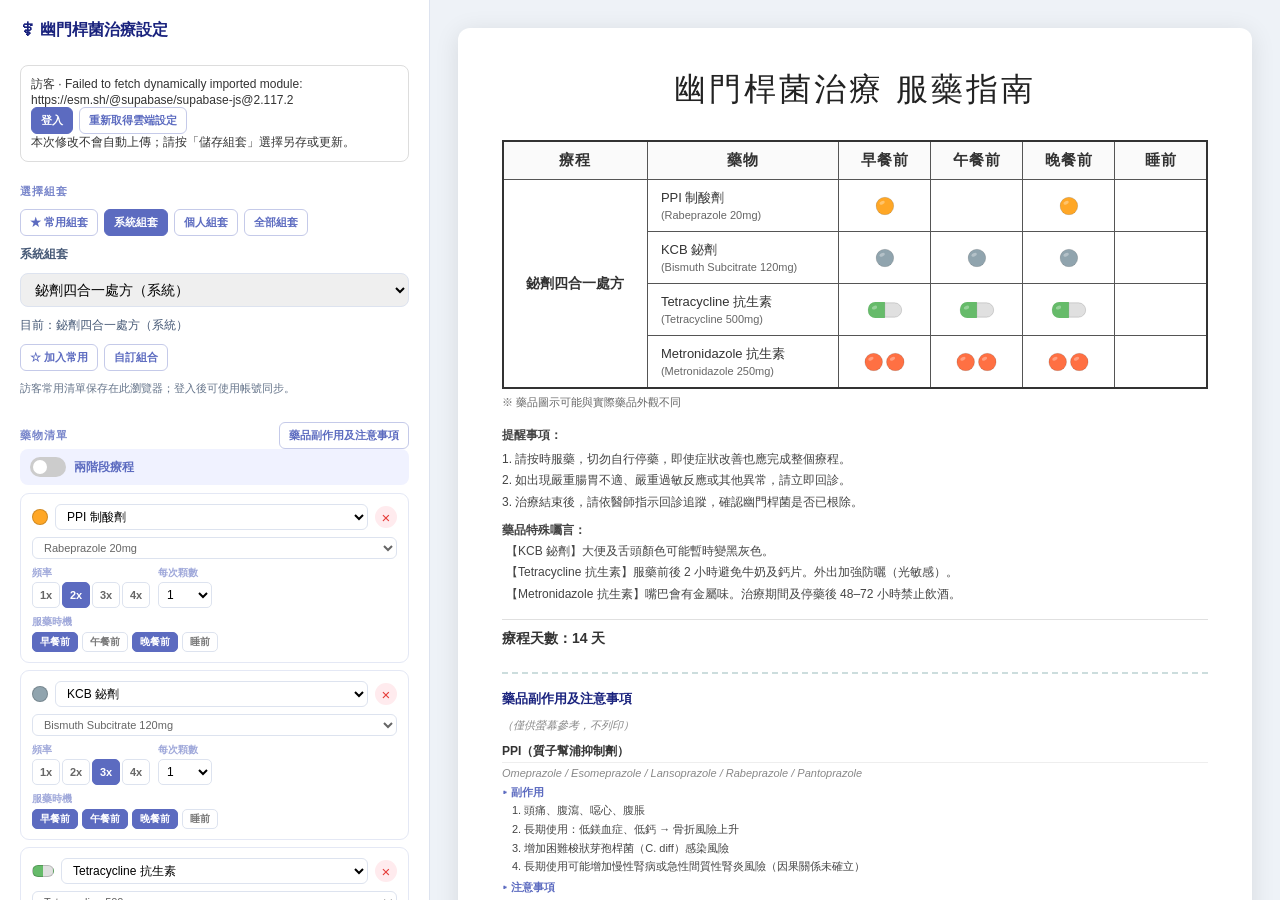
<file: index.html>
<!DOCTYPE html>
<html lang="zh-TW">
<head>
<meta charset="UTF-8">
<meta name="viewport" content="width=device-width, initial-scale=1.0">
<title>幽門桿菌治療服藥指南</title>
<link rel="stylesheet" href="css/app.css">
</head>
<body>
<div class="app">
<nav class="mobile-preview-toolbar" aria-label="手機處方檢視">
  <button class="btn btn-sm primary" id="mobilePreviewBtn" type="button" aria-controls="previewPanel" aria-expanded="false" onclick="setMobilePreview(true)">查看預覽</button>
  <button class="btn btn-sm" id="mobileEditBtn" type="button" hidden onclick="setMobilePreview(false)">返回編輯</button>
  <button class="btn btn-sm" id="mobilePrintBtn" type="button" hidden onclick="window.print()">列印 / 儲存 PDF</button>
</nav>

<!-- ══ INPUT PANEL ══ -->
<div class="input-panel">

<!-- ── Preset Manager Panel ── -->
<div class="mgr-panel" id="mgrPanel">
  <div class="mgr-title">
    組套管理
    <span class="mgr-mode-hint" id="mgrModeHint"></span>
  </div>
  <div class="mgr-list" id="mgrList"></div>
  <div class="mgr-actions">
    <button class="btn btn-sm primary" id="mgrSaveBtn" style="display:none" onclick="mgrSave()">儲存修改</button>
    <button class="btn btn-sm warn" id="mgrRevertBtn" style="display:none" onclick="mgrRevert()">回復</button>
    <button class="btn btn-sm" onclick="closeMgr()">關閉</button>
  </div>
  <div class="mgr-hint" id="mgrHint"></div>
</div>

<!-- ── Drug Manager Panel ── -->
<div class="drug-panel" id="drugPanel">
  <div class="drug-panel-title-row">藥品管理</div>
  <div class="drug-panel-scroll">
    <div id="dmList"></div>
    <button class="add-drug-btn" style="margin-top:8px" onclick="dmAddDrug()">＋ 新增藥品</button>
  </div>
  <div class="drug-panel-actions">
    <button class="btn btn-sm primary" id="dmSaveBtn" style="display:none" onclick="saveDrugMgr()">儲存修改</button>
    <button class="btn btn-sm warn" id="dmRevertBtn" style="display:none" onclick="revertDrugMgr()">回復</button>
    <button class="btn btn-sm" onclick="cancelDrugMgr()">關閉</button>
  </div>
</div>

<div class="panel-inner" id="mainContent">
  <div class="panel-title">⚕ 幽門桿菌治療設定

  </div>


  <section id="cloudPanel" hidden>
    <p><span id="cloudAccount">訪客</span> · <span id="cloudStatus" role="status">準備連接…</span></p>
    <div class="cloud-actions account-actions">
      <button class="btn btn-sm primary" id="cloudLogin" onclick="HpCloud.login()">登入</button>
      <button class="btn btn-sm" id="cloudLogout" hidden onclick="HpCloud.logout()">登出</button>
      <button class="btn btn-sm" onclick="HpCloud.refresh()">重新取得雲端設定</button>
    </div>
    <details class="function-group" id="personalTools" hidden>
      <summary>個人功能 <span>組套、備份與帳號</span></summary>
      <div class="cloud-actions">
        <button class="btn btn-sm primary" id="cloudSaveNew" hidden onclick="HpCloud.openSave('user',true)">另存為個人組套</button>
        <button class="btn btn-sm" id="cloudSavePersonal" hidden onclick="HpCloud.openSave('user',false)">更新個人組套</button>
        <button class="btn btn-sm warn" id="cloudDeletePersonal" hidden onclick="HpCloud.remove()">刪除個人組套</button>
        <button class="btn btn-sm" id="cloudBackup" hidden onclick="HpCloud.backup()">匯出設定備份</button>
        <button class="btn btn-sm" id="cloudRestore" hidden onclick="HpCloud.restore()">匯入設定</button>
        <button class="btn btn-sm" id="cloudLegacy" hidden onclick="HpCloud.importLegacy()">匯入此瀏覽器舊設定</button>
        <button class="btn btn-sm" id="cloudFavoriteMigration" hidden onclick="HpCloud.migrateFavorites()">搬移本瀏覽器常用清單</button>
        <button class="btn btn-sm" id="cloudChangePassword" hidden onclick="HpCloud.openPassword()">變更密碼</button>
      </div>
    </details>
    <details class="function-group admin-tools" id="adminTools" hidden>
      <summary>系統管理 <span>管理者專用 · 影響所有使用者</span></summary>
      <div class="cloud-actions">
        <button class="btn btn-sm" id="cloudSaveSystem" hidden onclick="HpCloud.openSave('system',false)">更新系統組套</button>
        <button class="btn btn-sm" id="cloudNewSystem" hidden onclick="HpCloud.openSave('system',true)">新增系統組套</button>
        <button class="btn btn-sm" id="cloudSystemManager" hidden onclick="HpCloud.openSystem()">系統組套排序／刪除</button>
        <button class="btn btn-sm" id="cloudDrugManager" onclick="openDrugMgr()">藥品管理</button>
      </div>
    </details>
    <p>本次修改不會自動上傳；請按「儲存組套」選擇另存或更新。</p>
  </section>
  <details class="function-group" id="localTools">
    <summary>本機設定管理</summary>
    <div class="cloud-actions">
      <button class="btn btn-sm" id="resetDefaultsBtn" onclick="resetToDefaults()">恢復預設</button>
      <button class="btn btn-sm" onclick="openDrugMgr()">藥品管理</button>
      <button class="btn btn-sm" id="mgrToggleBtn" onclick="toggleMgr()">組套管理 ▾</button>
    </div>
  </details>
  <div class="section-heading regimen-library-heading"><div class="sec-label">選擇組套</div><button class="btn btn-sm primary" id="cloudSaveEntry" hidden onclick="HpCloud.openSave()">儲存組套</button></div>
  <div class="preset-grid" id="presetGrid"></div>
  <div class="preset-action-row" id="presetActionRow">
    <button class="btn btn-sm primary" id="saveModBtn" style="display:none" onclick="saveCurrentPreset()">儲存修改</button>
    <button class="btn btn-sm warn" id="revertBtn" style="display:none" onclick="revertToLastSaved()">回復</button>
    <button class="btn btn-sm" id="localSaveAsNew" onclick="saveAsNewPreset()">另存為新組套</button>
  </div>

  <div class="section-heading"><div class="sec-label">藥物清單</div><button class="btn btn-sm" onclick="openSeOverlay()">藥品副作用及注意事項</button></div>
  <div class="phase-toggle-row">
    <label class="toggle-switch"><input type="checkbox" id="phasedToggle" onchange="togglePhased()"><span class="toggle-track"></span></label>
    <span class="toggle-label">兩階段療程</span>
    <select class="phase-dur-select" id="phaseDurSelect" style="display:none" onchange="setPhaseDur(this.value)">
      <option value="7-7">7 + 7 天</option>
      <option value="5-5">5 + 5 天</option>
    </select>
  </div>
  <div id="phaseSections"></div>

  <div class="sec-label">基本設定</div>
  <div class="settings-grid">
    <div class="sf"><label>療程天數</label><input id="duration" type="number" value="14" min="1" max="60" oninput="onDurationInput()"></div>
    <div class="sf"><label>診所 / 醫院</label><input id="clinicName" type="text" placeholder="診所名稱" oninput="renderPreview()"></div>
  </div>
  <div class="sf" style="margin-top:8px"><label>提醒事項</label>
    <textarea id="notes" placeholder="例：&#10;1. 大便顏色可能暫時變黑灰色 (鉍劑)。" oninput="onNotesInput()"></textarea>
  </div>

  <div class="action-row">
    <button class="btn btn-primary" style="flex:1" onclick="window.print()">列印 / 儲存 PDF</button>
    <button class="btn btn-danger" onclick="clearAll()">清除</button>
  </div>
</div><!-- panel-inner -->
</div><!-- input-panel -->

<!-- ══ PREVIEW PANEL ══ -->
<div class="preview-panel" id="previewPanel" tabindex="-1" aria-label="處方預覽">
  <div class="preview-paper" id="previewPaper">
    <div class="preview-title">幽門桿菌治療 服藥指南</div>
    <div class="empty-hint">請選擇組套或新增藥物</div>
  </div>
  <!-- Side effects overlay (covers preview panel) -->
  <div class="side-effects-overlay" id="seOverlay">
    <div class="se-ol-header">
      <span>藥品副作用及注意事項</span>
      <button class="btn btn-sm" onclick="closeSeOverlay()">✕ 關閉</button>
    </div>
    <div class="se-ol-body" id="seOverlayContent"></div>
  </div>
</div>

</div><!-- .app -->


<dialog id="cloudLoginDialog">
  <form id="cloudLoginForm" onsubmit="event.preventDefault();HpCloud.signIn()">
    <h3>登入</h3>
    <label>Email <input name="email" type="email" autocomplete="username" required></label>
    <label>密碼 <input name="password" type="password" autocomplete="current-password" required></label>
    <p id="cloudAuthStatus" role="status"></p>
    <button type="submit">登入</button>
    <button type="button" id="cloudResetRequest" onclick="HpCloud.requestReset()">忘記密碼</button>
    <button type="button" onclick="document.getElementById('cloudLoginDialog').close()">取消</button>
  </form>
</dialog>
<script src="js/config.js"></script>
<script src="js/defaults.js"></script>
<script src="js/storage.js"></script>
<script src="js/app.js"></script>
<dialog id="cloudRestoreDialog">
  <h3>匯入設定</h3>
  <p>匯入為目前帳號的個人組套。缺少藥品規格時會停止匯入。</p>
  <input id="cloudRestoreFile" type="file" accept=".json,application/json">
  <label>匯入方式 <select id="cloudRestoreMode"><option value="merge">合併：保留現有同名組套</option><option value="replace">取代：替換所有個人組套</option></select></label>
  <label><input type="checkbox" id="cloudIncludeSystem">也將備份中的系統組套加入我的組套</label>
  <button type="button" onclick="HpCloud.restoreFile()">檢查並匯入組套</button>
  <button type="button" id="cloudRestoreDrugs" hidden onclick="HpCloud.restoreDrugFile()">Admin：由此備份更新共用藥品檔</button>
  <button type="button" onclick="document.getElementById('cloudRestoreDialog').close()">關閉</button>
</dialog>
<dialog id="cloudSaveDialog" aria-labelledby="cloudSaveTitle" oncancel="if(!HpCloud.cancelSave())event.preventDefault()">
  <form id="cloudSaveForm" onsubmit="event.preventDefault();HpCloud.submitSave()">
    <h3 id="cloudSaveTitle">儲存組套</h3>
    <label for="cloudSaveMode">儲存方式</label>
    <select id="cloudSaveMode" onchange="HpCloud.saveModeChanged()"></select>
    <label for="cloudSaveName">組套名稱</label>
    <input id="cloudSaveName" type="text" required maxlength="200" aria-describedby="cloudSaveFeedback">
    <p id="cloudSaveScopeHint"></p>
    <p id="cloudSaveFeedback" role="status" aria-live="polite"></p>
    <div class="cloud-actions">
      <button type="submit" class="btn primary" id="cloudSaveSubmit">儲存</button>
      <button type="button" class="btn" id="cloudSaveCancel" onclick="HpCloud.cancelSave()">取消</button>
    </div>
  </form>
</dialog>
<dialog id="cloudSystemDialog">
  <h3>系統組套管理</h3>
  <p>排序儲存後供所有人使用。刪除前會再次確認，至少保留一個系統組套。</p>
  <ol id="cloudSystemList"></ol>
  <button type="button" onclick="HpCloud.saveSystemOrder()">儲存排序</button>
  <button type="button" onclick="document.getElementById('cloudSystemDialog').close()">關閉</button>
</dialog>
<dialog id="cloudPasswordDialog">
  <form id="cloudPasswordForm" onsubmit="event.preventDefault();HpCloud.updatePassword()">
    <h3>設定新密碼</h3>
    <label>新密碼 <input type="password" name="password" minlength="8" autocomplete="new-password" required></label>
    <label>再次輸入 <input type="password" name="confirmPassword" minlength="8" autocomplete="new-password" required></label>
    <p id="cloudPasswordStatus" role="status"></p>
    <button type="submit" id="cloudPasswordSubmit">更新密碼</button>
    <button type="button" onclick="document.getElementById('cloudPasswordDialog').close()">取消</button>
  </form>
</dialog>
<script src="js/transfer.js"></script>
<script src="js/cloud.js"></script>
</body>
</html>
</file>
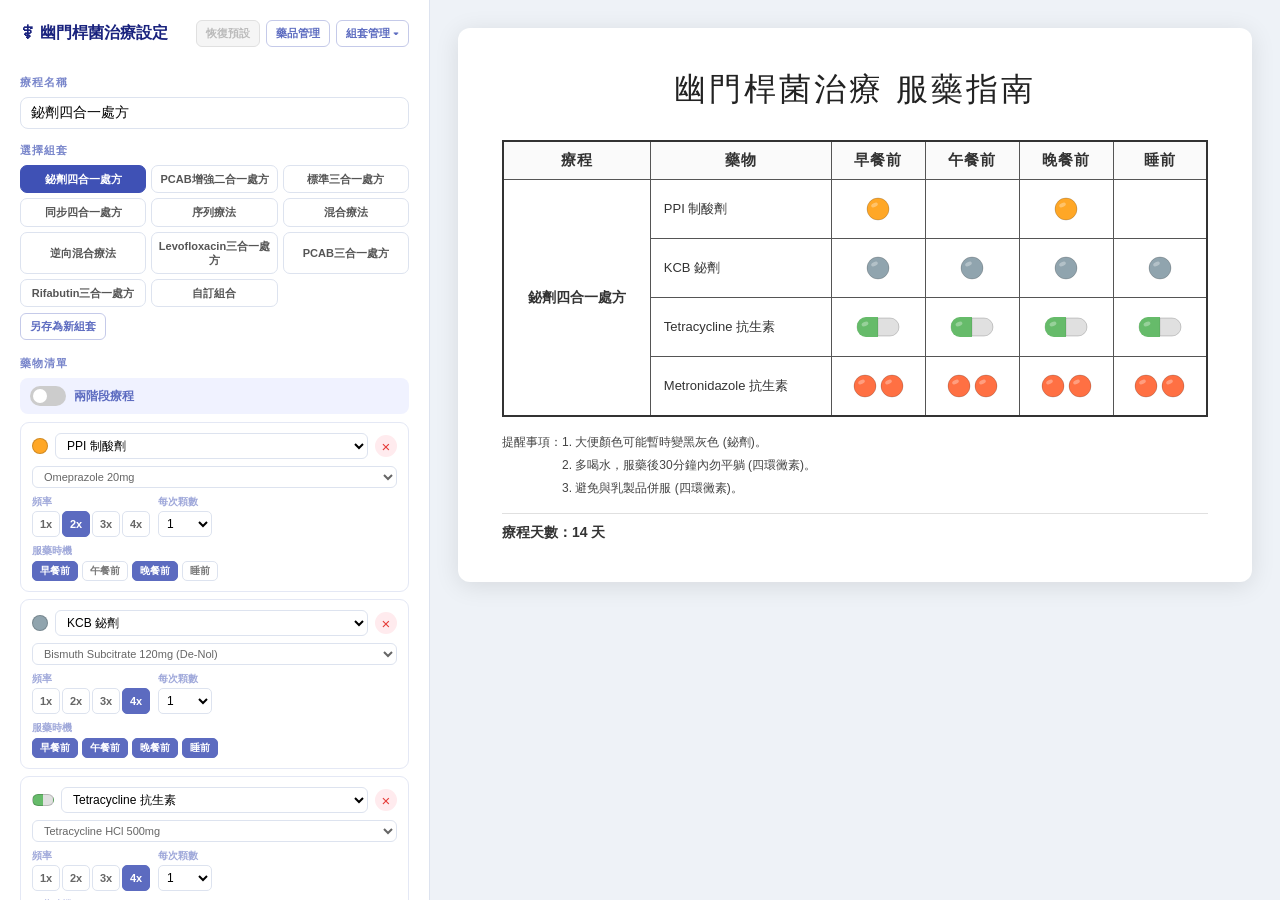
<file: hp-regimen.html>
<!DOCTYPE html>
<html lang="zh-TW">
<head>
<meta charset="UTF-8">
<meta name="viewport" content="width=device-width, initial-scale=1.0">
<title>幽門桿菌治療服藥指南</title>
<style>
*{box-sizing:border-box;margin:0;padding:0}
body{font-family:'PingFang TC','Noto Sans TC','Microsoft JhengHei',sans-serif;background:#eef2f7;color:#333;min-height:100vh}
.app{display:flex;height:100vh;overflow:hidden;position:relative}

/* ── Input Panel ── */
.input-panel{width:430px;min-width:390px;background:#fff;padding:0;overflow-y:auto;border-right:1px solid #dde3ef;display:flex;flex-direction:column;height:100vh}
.panel-inner{padding:20px;display:flex;flex-direction:column;gap:0;flex:1}
.panel-title{font-size:16px;font-weight:700;color:#1a237e;margin-bottom:14px;display:flex;align-items:center;gap:6px}
.sec-label{font-size:11px;font-weight:700;color:#7986cb;text-transform:uppercase;letter-spacing:1px;margin:14px 0 7px;display:flex;align-items:center;justify-content:space-between}

/* Main content lock */
.main-locked{pointer-events:none;opacity:.38;user-select:none}

/* Text inputs */
.text-input{width:100%;border:1.5px solid #dde3ef;border-radius:8px;padding:7px 10px;font-size:14px;font-family:inherit;transition:border-color .15s}
.text-input:focus{outline:none;border-color:#5c6bc0}
.text-input:disabled{background:#f5f5f5;cursor:not-allowed}

/* Preset grid */
.preset-grid{display:grid;grid-template-columns:1fr 1fr 1fr;gap:5px;margin-bottom:6px}
.preset-btn{padding:6px 4px;border:1.5px solid #dde3ef;background:#fff;border-radius:7px;cursor:pointer;font-size:11px;font-weight:600;color:#555;transition:all .12s;text-align:center;font-family:inherit;line-height:1.3}
.preset-btn:hover{border-color:#5c6bc0;color:#5c6bc0;background:#f0f2ff}
.preset-btn.active{border-color:#3f51b5;background:#3f51b5;color:#fff}

/* Preset action row */
.preset-action-row{display:flex;gap:5px;margin-bottom:2px;flex-wrap:wrap}

/* ── Preset Manager Panel ── */
.mgr-panel{display:none;background:#fff;padding:14px 20px 0;flex-direction:column;flex:1;overflow:hidden}
.mgr-panel.open{display:flex}
.mgr-title{font-size:13px;font-weight:700;color:#3f51b5;margin-bottom:10px;display:flex;align-items:center;gap:8px}
.mgr-mode-hint{font-size:11px;color:#9fa8da;margin-left:auto}

.mgr-list{flex:1;overflow-y:auto;min-height:0;display:flex;flex-direction:column;gap:2px}
.mgr-row{display:flex;align-items:center;gap:6px;padding:5px 6px;border-radius:7px;background:#f8f9ff;border:1.5px solid transparent;transition:border-color .1s,background .1s;cursor:default}
.mgr-row.drag-over{border-color:#5c6bc0;background:#eef0ff}
.mgr-drag-handle{cursor:grab;color:#bbb;font-size:14px;padding:0 2px;user-select:none;flex-shrink:0}
.mgr-drag-handle:active{cursor:grabbing}
.mgr-name-input{flex:1;border:1px solid transparent;border-radius:5px;padding:3px 6px;font-size:12px;font-family:inherit;background:transparent;color:#333;transition:all .1s}
.mgr-name-input:focus{outline:none;border-color:#5c6bc0;background:#fff}
.mgr-name-input.modified{color:#e65100;font-weight:600}
.mgr-name-input.deleted{color:#e65100;text-decoration:line-through}
.mgr-row.reordered .mgr-drag-handle{color:#1565c0}
.mgr-row.reordered .mgr-name-input{color:#1565c0;font-weight:600}
.mgr-del-btn{width:22px;height:22px;border:none;background:transparent;cursor:pointer;font-size:13px;color:#bbb;border-radius:4px;flex-shrink:0;display:flex;align-items:center;justify-content:center;transition:all .1s}
.mgr-del-btn:hover{background:#ffebee;color:#e53935}
.mgr-del-btn.active{color:#e53935}
.mgr-actions{display:flex;gap:6px;flex-wrap:wrap;padding:8px 0 8px;border-top:1px solid #eee;flex-shrink:0}
.mgr-hint{font-size:11px;color:#bbb;padding-bottom:8px;flex-shrink:0}

/* Phase toggle */
.phase-toggle-row{display:flex;align-items:center;gap:8px;margin-bottom:8px;padding:8px 10px;background:#f0f2ff;border-radius:8px}
.toggle-switch{position:relative;width:36px;height:20px;flex-shrink:0}
.toggle-switch input{opacity:0;width:0;height:0}
.toggle-track{position:absolute;cursor:pointer;top:0;left:0;right:0;bottom:0;background:#ccc;border-radius:20px;transition:.2s}
.toggle-track:before{position:absolute;content:"";height:14px;width:14px;left:3px;bottom:3px;background:#fff;border-radius:50%;transition:.2s}
.toggle-switch input:checked+.toggle-track{background:#5c6bc0}
.toggle-switch input:checked+.toggle-track:before{transform:translateX(16px)}
.toggle-label{font-size:12px;font-weight:600;color:#5c6bc0}
.phase-dur-select{margin-left:auto;border:1.5px solid #c5cae9;border-radius:6px;padding:3px 6px;font-size:12px;font-family:inherit;background:#fff;cursor:pointer}

/* Phase sections */
.phase-section{background:#f8f9ff;border:1.5px solid #e4e8f5;border-radius:10px;padding:10px;margin-bottom:8px}
.phase-header-row{display:flex;align-items:center;gap:6px;margin-bottom:8px}
.phase-badge{padding:2px 8px;border-radius:12px;font-size:11px;font-weight:700;color:#fff}
.p1{background:#5c6bc0}.p2{background:#00897b}

/* Drug rows */
.drug-list{display:flex;flex-direction:column;gap:7px}
.drug-row{background:#fff;border:1.5px solid #e4e8f5;border-radius:9px;padding:10px 11px}
.drug-row-header{display:flex;align-items:center;gap:7px;margin-bottom:7px}
.drug-icon-btn{flex-shrink:0;border:none;background:transparent;cursor:pointer;padding:0;border-radius:4px;transition:transform .15s}
.drug-icon-btn:hover{transform:scale(1.18)}
.drug-select{flex:1;border:1px solid #dde3ef;border-radius:6px;padding:4px 7px;font-size:12px;font-family:inherit;background:white;cursor:pointer}
.remove-btn{width:22px;height:22px;border:none;background:#ffebee;color:#e53935;border-radius:50%;cursor:pointer;font-size:15px;display:flex;align-items:center;justify-content:center;flex-shrink:0;line-height:1}
.remove-btn:hover{background:#ffcdd2}
.subtype-select{width:100%;border:1px solid #dde3ef;border-radius:6px;padding:3px 7px;font-size:11px;color:#666;font-family:inherit;background:white;margin-bottom:7px}
.controls-row{display:flex;gap:8px;align-items:flex-start;flex-wrap:wrap}
.ctrl-grp{display:flex;flex-direction:column;gap:2px}
.ctrl-lbl{font-size:10px;font-weight:600;color:#9fa8da}
.freq-btns{display:flex;gap:2px}
.freq-btn{width:28px;height:26px;border:1.5px solid #dde3ef;background:white;border-radius:5px;cursor:pointer;font-size:11px;font-weight:700;color:#666;transition:all .1s;font-family:inherit}
.freq-btn:hover{border-color:#7986cb;color:#5c6bc0}
.freq-btn.active{background:#5c6bc0;border-color:#5c6bc0;color:white}
.pills-sel{height:26px;border:1.5px solid #dde3ef;border-radius:5px;font-size:12px;font-family:inherit;padding:0 4px;background:white;cursor:pointer;min-width:54px}
.time-row{margin-top:7px}
.time-chips{display:flex;gap:4px;margin-top:3px;flex-wrap:wrap}
.time-lbl{display:flex;cursor:pointer}
.time-lbl input{display:none}
.time-chip{padding:2px 7px;border:1.5px solid #dde3ef;border-radius:5px;font-size:10px;font-weight:600;color:#777;background:white;transition:all .1s;user-select:none}
.time-lbl input:checked+.time-chip{background:#5c6bc0;border-color:#5c6bc0;color:white}
.custom-name-input{width:100%;border:1px solid #dde3ef;border-radius:5px;padding:3px 7px;font-size:11px;font-family:inherit;background:white;color:#444;margin-top:7px}
.custom-name-input::placeholder{color:#bbb}

/* Icon editor */
.icon-editor{margin-top:8px;padding:8px;background:#f0f2ff;border-radius:8px;border:1px solid #c5cae9}
.shape-opts{display:flex;gap:4px;flex-wrap:wrap;margin-top:3px}
.shape-btn{padding:3px 8px;border:1.5px solid #dde3ef;border-radius:5px;background:white;cursor:pointer;font-size:11px;font-family:inherit;transition:all .1s}
.shape-btn.active{background:#5c6bc0;border-color:#5c6bc0;color:white}
.swatch-row{display:flex;flex-wrap:wrap;gap:3px;margin-top:3px}
.swatch{width:20px;height:20px;border-radius:4px;cursor:pointer;border:2px solid transparent;transition:transform .1s;flex-shrink:0}
.swatch:hover{transform:scale(1.15)}
.swatch.on{border-color:#333;transform:scale(1.1)}
.hex-input{border:1px solid #dde3ef;border-radius:5px;padding:2px 5px;font-size:11px;font-family:monospace;width:72px;margin-top:3px;display:block}
.reset-icon-btn{margin-top:6px;padding:3px 8px;border:1px solid #dde3ef;background:white;border-radius:5px;cursor:pointer;font-size:11px;color:#888;font-family:inherit}
.reset-icon-btn:hover{background:#ffebee;color:#e53935;border-color:#ffcdd2}

.add-drug-btn{width:100%;padding:8px;border:2px dashed #c5cae9;background:transparent;border-radius:8px;cursor:pointer;color:#9fa8da;font-size:12px;font-weight:600;transition:all .15s;margin-top:4px;font-family:inherit}
.add-drug-btn:hover{border-color:#5c6bc0;color:#5c6bc0;background:#f0f2ff}

/* Settings */
.settings-grid{display:grid;grid-template-columns:1fr 1fr;gap:8px}
.sf label{display:block;font-size:10px;font-weight:700;color:#9fa8da;margin-bottom:3px}
.sf input,.sf textarea{width:100%;border:1.5px solid #dde3ef;border-radius:7px;padding:6px 9px;font-size:12px;font-family:inherit}
.sf input:focus,.sf textarea:focus{outline:none;border-color:#5c6bc0}
.sf textarea{resize:vertical;min-height:64px}

/* Buttons */
.btn{padding:8px 12px;border-radius:8px;font-size:12px;font-weight:700;font-family:inherit;cursor:pointer;border:1.5px solid transparent;transition:all .15s}
.btn-primary{background:#3f51b5;color:#fff;border-color:#3f51b5}.btn-primary:hover{background:#303f9f}
.btn-secondary{background:#fff;color:#5c6bc0;border-color:#c5cae9}.btn-secondary:hover{background:#f0f2ff;border-color:#5c6bc0}
.btn-warn{background:#fff;color:#e65100;border-color:#ffcc80}.btn-warn:hover{background:#fff3e0}
.btn-danger{background:#fff;color:#e53935;border-color:#ffcdd2}.btn-danger:hover{background:#ffebee}
.btn-sm{padding:5px 9px;border-radius:6px;font-size:11px;font-weight:600;cursor:pointer;font-family:inherit;border:1.5px solid #c5cae9;background:white;color:#5c6bc0;transition:all .1s}
.btn-sm:hover{background:#f0f2ff}
.btn-sm.primary{background:#5c6bc0;border-color:#5c6bc0;color:#fff}.btn-sm.primary:hover{background:#3f51b5}
.btn-sm.warn{color:#e65100;border-color:#ffcc80}.btn-sm.warn:hover{background:#fff3e0}
.btn-sm.danger{color:#e53935;border-color:#ffcdd2}.btn-sm.danger:hover{background:#ffebee}
.action-row{display:flex;gap:6px;margin-top:16px}

/* ── Preview ── */
.preview-panel{flex:1;padding:28px;overflow-y:auto;display:flex;flex-direction:column;align-items:center;height:100vh}
.preview-paper{background:white;border-radius:12px;box-shadow:0 4px 24px rgba(0,0,0,.1);padding:40px 44px;width:100%;max-width:900px}
.preview-title{text-align:center;font-size:32px;font-weight:300;color:#222;margin-bottom:28px;letter-spacing:3px}
.empty-hint{text-align:center;color:#bbb;padding:60px 0;font-size:14px}
.med-table{width:100%;border-collapse:collapse;border:2px solid #333}
.med-table th,.med-table td{border:1.5px solid #555;padding:9px 13px;text-align:center;vertical-align:middle}
.med-table thead th{font-weight:700;font-size:15px;background:#fafafa;letter-spacing:1px}
.col-reg{font-size:14px;font-weight:700;min-width:110px}
.col-drug{text-align:left!important;font-size:13px;font-weight:500;white-space:nowrap;padding-right:16px!important}
.col-time{min-width:80px}
.pills-cell{min-height:40px;display:flex;justify-content:center;align-items:center;gap:3px;flex-wrap:wrap;padding:3px 0}
.phase-hdr td{background:#e8eaf6;font-size:13px;font-weight:700;color:#3f51b5;padding:6px 13px;text-align:left}
.phase-hdr.p2 td{background:#e0f2f1;color:#00695c}
.notes-sec{margin-top:14px;font-size:12px;line-height:1.9;color:#444}
.footer-bar{display:flex;justify-content:space-between;align-items:baseline;margin-top:14px;font-size:14px;font-weight:600;border-top:1px solid #e0e0e0;padding-top:10px}

/* ── Drug Manager Panel (inside input-panel) ── */
.drug-panel{display:none;background:#fff;border-bottom:2px solid #c5cae9;padding:14px 20px 0;flex-direction:column;flex:1;overflow:hidden}
.drug-panel.open{display:flex}
.drug-panel-title-row{font-size:13px;font-weight:700;color:#3f51b5;margin-bottom:10px;flex-shrink:0}
.drug-panel-scroll{flex:1;overflow-y:auto;min-height:0}
.drug-panel-actions{display:flex;gap:6px;flex-wrap:wrap;padding:8px 0 12px;border-top:1px solid #eee;flex-shrink:0}
/* A5 global reset button */
.defaults-off{color:#bbb!important;border-color:#e0e0e0!important;background:#f5f5f5!important;cursor:not-allowed!important;pointer-events:none!important}

/* Drug manager rows */
.dm-drug-row{border:1.5px solid #e4e8f5;border-radius:10px;margin-bottom:8px;overflow:hidden}
.dm-drug-header{display:flex;align-items:center;gap:8px;padding:9px 12px;cursor:pointer;background:#f8f9ff;transition:background .1s}
.dm-drug-header:hover{background:#f0f2ff}
.dm-drug-name-input{flex:1;border:1px solid transparent;border-radius:5px;padding:3px 7px;font-size:13px;font-family:inherit;background:transparent;font-weight:600}
.dm-drug-name-input:focus{outline:none;border-color:#5c6bc0;background:#fff}
.dm-expand-icon{color:#aaa;font-size:12px;flex-shrink:0}
.dm-drug-body{padding:12px;border-top:1px solid #e4e8f5;background:#fff;display:none}
.dm-drug-body.open{display:block}
.dm-section-label{font-size:11px;font-weight:700;color:#9fa8da;margin-bottom:5px;margin-top:10px}
.dm-section-label:first-child{margin-top:0}
.dm-subtypes{display:flex;flex-direction:column;gap:4px}
.dm-subtype-row{display:flex;gap:5px;align-items:center}
.dm-subtype-input{flex:1;border:1px solid #dde3ef;border-radius:5px;padding:4px 8px;font-size:12px;font-family:inherit}
.dm-subtype-del{width:22px;height:22px;border:none;background:#ffebee;color:#e53935;border-radius:50%;cursor:pointer;font-size:14px;flex-shrink:0;display:flex;align-items:center;justify-content:center}
.dm-subtype-del:hover{background:#ffcdd2}
.dm-add-subtype-btn{padding:3px 8px;border:1.5px dashed #c5cae9;background:transparent;border-radius:5px;font-size:11px;color:#9fa8da;cursor:pointer;font-family:inherit;margin-top:3px}
.dm-add-subtype-btn:hover{border-color:#5c6bc0;color:#5c6bc0}
.dm-deleted{opacity:.5;pointer-events:none}
.dm-drug-header.deleted .dm-drug-name-input{text-decoration:line-through;color:#e53935}

@media print{
  .input-panel{display:none!important}
  .preview-panel{padding:0;background:white}
  .preview-paper{box-shadow:none;border-radius:0;padding:28px;max-width:100%}
  body{background:white}
}
</style>
</head>
<body>
<div class="app">

<!-- ══ INPUT PANEL ══ -->
<div class="input-panel">

<!-- ── Preset Manager Panel ── -->
<div class="mgr-panel" id="mgrPanel">
  <div class="mgr-title">
    組套管理
    <span class="mgr-mode-hint" id="mgrModeHint"></span>
  </div>
  <div class="mgr-list" id="mgrList"></div>
  <div class="mgr-actions">
    <button class="btn btn-sm primary" id="mgrSaveBtn" style="display:none" onclick="mgrSave()">儲存修改</button>
    <button class="btn btn-sm warn" id="mgrRevertBtn" style="display:none" onclick="mgrRevert()">回復</button>
    <button class="btn btn-sm" onclick="closeMgr()">關閉</button>
  </div>
  <div class="mgr-hint" id="mgrHint"></div>
</div>

<!-- ── Drug Manager Panel ── -->
<div class="drug-panel" id="drugPanel">
  <div class="drug-panel-title-row">藥品管理</div>
  <div class="drug-panel-scroll">
    <div id="dmList"></div>
    <button class="add-drug-btn" style="margin-top:8px" onclick="dmAddDrug()">＋ 新增藥品</button>
  </div>
  <div class="drug-panel-actions">
    <button class="btn btn-sm primary" id="dmSaveBtn" style="display:none" onclick="saveDrugMgr()">儲存修改</button>
    <button class="btn btn-sm warn" id="dmRevertBtn" style="display:none" onclick="revertDrugMgr()">回復</button>
    <button class="btn btn-sm" onclick="cancelDrugMgr()">關閉</button>
  </div>
</div>

<div class="panel-inner" id="mainContent">
  <div class="panel-title">⚕ 幽門桿菌治療設定
    <span style="margin-left:auto;display:flex;gap:6px">
      <button class="btn btn-sm" id="resetDefaultsBtn" onclick="resetToDefaults()">恢復預設</button>
      <button class="btn btn-sm" onclick="openDrugMgr()">藥品管理</button>
      <button class="btn btn-sm" id="mgrToggleBtn" onclick="toggleMgr()">組套管理 ▾</button>
    </span>
  </div>

  <div class="sec-label">療程名稱</div>
  <input id="regimenName" type="text" class="text-input" placeholder="例：鉍劑四合一處方" oninput="onRegimenNameInput()">

  <div class="sec-label">選擇組套</div>
  <div class="preset-grid" id="presetGrid"></div>
  <div class="preset-action-row" id="presetActionRow">
    <button class="btn btn-sm primary" id="saveModBtn" style="display:none" onclick="saveCurrentPreset()">儲存修改</button>
    <button class="btn btn-sm warn" id="revertBtn" style="display:none" onclick="revertToLastSaved()">回復</button>
    <button class="btn btn-sm" onclick="saveAsNewPreset()">另存為新組套</button>
  </div>

  <div class="sec-label">藥物清單</div>
  <div class="phase-toggle-row">
    <label class="toggle-switch"><input type="checkbox" id="phasedToggle" onchange="togglePhased()"><span class="toggle-track"></span></label>
    <span class="toggle-label">兩階段療程</span>
    <select class="phase-dur-select" id="phaseDurSelect" style="display:none" onchange="setPhaseDur(this.value)">
      <option value="7-7">7 + 7 天</option>
      <option value="5-5">5 + 5 天</option>
    </select>
  </div>
  <div id="phaseSections"></div>

  <div class="sec-label">基本設定</div>
  <div class="settings-grid">
    <div class="sf"><label>療程天數</label><input id="duration" type="number" value="14" min="1" max="60" oninput="onDurationInput()"></div>
    <div class="sf"><label>診所 / 醫院</label><input id="clinicName" type="text" placeholder="診所名稱" oninput="renderPreview()"></div>
  </div>
  <div class="sf" style="margin-top:8px"><label>提醒事項</label>
    <textarea id="notes" placeholder="例：&#10;1. 大便顏色可能暫時變黑灰色 (鉍劑)。" oninput="onNotesInput()"></textarea>
  </div>

  <div class="action-row">
    <button class="btn btn-primary" style="flex:1" onclick="window.print()">列印 / 儲存 PDF</button>
    <button class="btn btn-danger" onclick="clearAll()">清除</button>
  </div>
</div><!-- panel-inner -->
</div><!-- input-panel -->

<!-- ══ PREVIEW PANEL ══ -->
<div class="preview-panel">
  <div class="preview-paper" id="previewPaper">
    <div class="preview-title">幽門桿菌治療 服藥指南</div>
    <div class="empty-hint">請選擇組套或新增藥物</div>
  </div>
</div>

</div><!-- .app -->


<script>
// ═══════════════════════════════════════════════
//  DEFAULT DATA
// ═══════════════════════════════════════════════

const DEFAULT_DRUGS = [
  {id:'ppi',      name:'PPI 制酸劑',            subtypes:['Omeprazole 20mg','Esomeprazole 40mg','Lansoprazole 30mg','Rabeprazole 20mg','Pantoprazole 40mg'], shape:'round',  color:'#FFA726',color2:null},
  {id:'pcab',     name:'PCAB 制酸劑 (需自費)',    subtypes:['Vonoprazan 20mg (Takecab)'],                                                                    shape:'oval',   color:'#FF8A80',color2:null},
  {id:'bismuth',  name:'KCB 鉍劑',               subtypes:['Bismuth Subcitrate 120mg (De-Nol)'],                                                            shape:'round',  color:'#90A4AE',color2:null},
  {id:'tetracycline',name:'Tetracycline 抗生素',  subtypes:['Tetracycline HCl 500mg'],                                                                      shape:'capsule',color:'#66BB6A',color2:'#E0E0E0'},
  {id:'metronidazole',name:'Metronidazole 抗生素',subtypes:['Metronidazole 250mg','Metronidazole 500mg'],                                                   shape:'round',  color:'#FF7043',color2:null},
  {id:'amoxicillin',name:'Amoxicillin 抗生素',    subtypes:['Amoxicillin 250mg','Amoxicillin 500mg'],                                                        shape:'capsule',color:'#EF5350',color2:'#BDBDBD'},
  {id:'clarithromycin',name:'Clarithromycin 抗生素',subtypes:['Clarithromycin 500mg (Klaricid)'],                                                           shape:'round',  color:'#FFD740',color2:null},
  {id:'levofloxacin',name:'Levofloxacin 抗生素',  subtypes:['Levofloxacin 500mg (Cravit)'],                                                                 shape:'oval',   color:'#80DEEA',color2:null},
  {id:'rifabutin', name:'Rifabutin 抗生素',        subtypes:['Rifabutin 150mg'],                                                                             shape:'capsule',color:'#CE93D8',color2:'#9575CD'},
  {id:'doxycycline',name:'Doxycycline 抗生素',     subtypes:['Doxycycline 100mg'],                                                                           shape:'capsule',color:'#FFB74D',color2:'#FFF176'},
];

function mkD(drugId,freq,pills,times){return{drugId,subtype:0,freq,pills,times:times||null,customName:null,icon:null};}

const DEFAULT_PRESETS=[
  {id:'bqt',name:'鉍劑四合一處方',isPhased:false,duration:14,notes:'1. 大便顏色可能暫時變黑灰色 (鉍劑)。\n2. 多喝水，服藥後30分鐘內勿平躺 (四環黴素)。\n3. 避免與乳製品併服 (四環黴素)。',
   phases:[{drugs:[mkD('ppi',2,1),mkD('bismuth',4,1),mkD('tetracycline',4,1),mkD('metronidazole',4,2)]}]},
  {id:'pcab_dual',name:'PCAB增強二合一處方',isPhased:false,duration:14,notes:'1. PCAB制酸劑需自費，請詢問費用。\n2. 如對盤尼西林類抗生素過敏，請告知醫師。',
   phases:[{drugs:[mkD('pcab',2,1),mkD('amoxicillin',3,2)]}]},
  {id:'std_triple',name:'標準三合一處方',isPhased:false,duration:14,notes:'1. 請按時服藥，切勿自行停藥。\n2. 如有嚴重腸胃不適請回診。',
   phases:[{drugs:[mkD('ppi',2,1),mkD('amoxicillin',2,2),mkD('clarithromycin',2,1)]}]},
  {id:'concomitant',name:'同步四合一處方',isPhased:false,duration:10,notes:'1. 請按時服藥，切勿自行停藥。\n2. 服藥期間嚴禁飲酒 (Metronidazole)。',
   phases:[{drugs:[mkD('ppi',2,1),mkD('amoxicillin',2,2),mkD('clarithromycin',2,1),mkD('metronidazole',2,1)]}]},
  {id:'sequential',name:'序列療法',isPhased:true,phaseDurations:[5,5],notes:'1. 第一階段結束後立即開始第二階段，勿中斷。\n2. 服藥期間嚴禁飲酒 (Metronidazole)。',
   phases:[{drugs:[mkD('ppi',2,1),mkD('amoxicillin',2,2)]},{drugs:[mkD('ppi',2,1),mkD('clarithromycin',2,1),mkD('metronidazole',2,1)]}]},
  {id:'hybrid',name:'混合療法',isPhased:true,phaseDurations:[7,7],notes:'1. 第一階段結束後立即開始第二階段，勿中斷。\n2. 服藥期間嚴禁飲酒 (Metronidazole)。',
   phases:[{drugs:[mkD('ppi',2,1),mkD('amoxicillin',2,2)]},{drugs:[mkD('ppi',2,1),mkD('amoxicillin',2,2),mkD('clarithromycin',2,1),mkD('metronidazole',2,1)]}]},
  {id:'rev_hybrid',name:'逆向混合療法',isPhased:true,phaseDurations:[7,7],notes:'1. 前7天：PPI + Amoxicillin（雙重療法）。\n2. 後7天：加入 Clarithromycin + Metronidazole（四合一）。\n3. 服藥期間嚴禁飲酒 (Metronidazole)。',
   phases:[{drugs:[mkD('ppi',2,1),mkD('amoxicillin',2,2)]},{drugs:[mkD('ppi',2,1),mkD('amoxicillin',2,2),mkD('clarithromycin',2,1),mkD('metronidazole',2,1)]}]},
  {id:'levo_triple',name:'Levofloxacin三合一處方',isPhased:false,duration:14,notes:'1. Levofloxacin 請於早餐前服用。\n2. 避免強烈陽光直射 (光敏感反應)。',
   phases:[{drugs:[mkD('ppi',2,1),mkD('amoxicillin',2,2),mkD('levofloxacin',1,1,['breakfast'])]}]},
  {id:'pcab_triple',name:'PCAB三合一處方',isPhased:false,duration:7,notes:'1. PCAB制酸劑需自費，請詢問費用。\n2. 如對盤尼西林類抗生素過敏，請告知醫師。',
   phases:[{drugs:[mkD('pcab',2,1),mkD('amoxicillin',2,2),mkD('clarithromycin',2,1)]}]},
  {id:'rifabutin',name:'Rifabutin三合一處方',isPhased:false,duration:10,notes:'1. Rifabutin 可能使體液（尿液、淚液）變橘色，屬正常現象。',
   phases:[{drugs:[mkD('ppi',2,1),mkD('amoxicillin',2,2),mkD('rifabutin',2,1)]}]},
];

const TIME_SLOTS=[{id:'breakfast',label:'早餐前'},{id:'lunch',label:'午餐前'},{id:'dinner',label:'晚餐前'},{id:'sleep',label:'睡前'}];
const TIME_ORDER=['breakfast','lunch','dinner','sleep'];
const PILL_COUNTS=[0.5,1,2,3,4];
const SHAPES=[{id:'round',label:'圓錠'},{id:'oval',label:'橢圓錠'},{id:'capsule',label:'膠囊'},{id:'small',label:'小圓錠'}];
const SW1=['#FFA726','#FF7043','#EF5350','#F48FB1','#CE93D8','#9FA8DA','#7986CB','#80CBC4','#A5D6A7','#66BB6A','#FFD740','#FFCC80','#90A4AE','#BDBDBD','#78909C','#37474F'];
const SW2=['#E0E0E0','#BDBDBD','#F5F5F5','#FFFFFF','#FFF9C4','#E8F5E9','#E3F2FD','#F3E5F5','#FBE9E7','#E0F7FA','#FCE4EC','#E8EAF6','#F1F8E9','#FFFDE7','#ECEFF1','#FBE9E7'];

// ═══════════════════════════════════════════════
//  PERSISTENCE
// ═══════════════════════════════════════════════
function dc(x){return JSON.parse(JSON.stringify(x));}

let DRUGS_DB=(()=>{try{const s=localStorage.getItem('hp_drugs_v2');if(s){const d=JSON.parse(s);if(Array.isArray(d)&&d.length)return d;}}catch{}return dc(DEFAULT_DRUGS);})();
let allPresets=(()=>{try{const s=localStorage.getItem('hp_presets_v5');if(s){const p=JSON.parse(s);if(Array.isArray(p)&&p.length)return p;}}catch{}return dc(DEFAULT_PRESETS);})();

function saveDrugs(){localStorage.setItem('hp_drugs_v2',JSON.stringify(DRUGS_DB));}
function savePresets(){localStorage.setItem('hp_presets_v5',JSON.stringify(allPresets));}

// Migrate existing localStorage data (B2 preset names, C1 drug list)
(function(){
  const nameMap={'序列療法 (Sequential)':'序列療法','混合療法 (Hybrid)':'混合療法','逆向混合療法 (Reverse Hybrid)':'逆向混合療法','左氧氟沙星三合一處方':'Levofloxacin三合一處方','利福布汀三合一處方':'Rifabutin三合一處方','標準三合一處方 (CAM)':'標準三合一處方'};
  let pChanged=false;
  allPresets.forEach(p=>{if(nameMap[p.name]){p.name=nameMap[p.name];pChanged=true;}});
  if(pChanged)savePresets();

  let dChanged=false;
  ['tinidazole','furazolidone'].forEach(rmId=>{const i=DRUGS_DB.findIndex(d=>d.id===rmId);if(i!==-1){DRUGS_DB.splice(i,1);dChanged=true;}});
  const amox=DRUGS_DB.find(d=>d.id==='amoxicillin');
  if(amox){const before=amox.subtypes.length;amox.subtypes=amox.subtypes.filter(s=>s!=='Amoxicillin 1000mg');if(amox.subtypes.length!==before)dChanged=true;}
  if(dChanged)saveDrugs();
})();

// ═══════════════════════════════════════════════
//  STATE
// ═══════════════════════════════════════════════
let R=dc(allPresets[0]);          // working regimen
let lastSavedR=dc(allPresets[0]); // snapshot for revert
let activePresetId=allPresets[0]?.id||null;
let isDirty=false;
let regimenNameEdited=false;      // user manually changed the regimen name

// Preset Manager state
let showMgr=false;
let mgrOrigNames={};  // {id:name} snapshot at open
let mgrOrigOrder=[];  // id[] snapshot at open
let mgrWorkOrder=[];  // id[] current working order
let mgrPendNames={};  // {id:newName} pending renames
let mgrPendDel=new Set(); // pending deletes (id)
let mgrMode=null;     // null | 'edit' | 'drag'
let mgrDragSrc=null;
let mgrDirty=false;

// Drug Manager state
let dmData=null;      // working copy during editing
let dmOrigData=null;  // snapshot at open (for revert)
let dmOpenIdx=null;   // expanded drug row index

// Icon editor state
let openIconEd=null;  // "ph{p}-dr{d}"
let uidCnt=0;
const nuid=()=>++uidCnt;
let svgCnt=0;

// ═══════════════════════════════════════════════
//  HELPERS
// ═══════════════════════════════════════════════
function defTimes(f){return f===1?['breakfast']:f===2?['breakfast','dinner']:f===3?['breakfast','lunch','dinner']:['breakfast','lunch','dinner','sleep'];}
function addUids(reg){reg.phases.forEach(ph=>ph.drugs.forEach(d=>{if(!d.uid)d.uid=nuid();}));}
function getDB(drugId){return DRUGS_DB.find(d=>d.id===drugId)||null;}
function resolveIcon(drugId,ov){
  const d=getDB(drugId)||{shape:'round',color:'#ccc',color2:null};
  if(!ov)return{shape:d.shape,color:d.color,color2:d.color2||null};
  return{shape:ov.shape||d.shape,color:ov.color||d.color,color2:ov.color2!==undefined?ov.color2:(d.color2||null)};
}
function totalDays(reg){
  if(reg.isPhased)return(reg.phaseDurations||[7,7]).reduce((a,b)=>a+b,0);
  return reg.duration||14;
}
function getPresetName(id){return allPresets.find(p=>p.id===id)?.name||id;}
function esc(s){return(s||'').replace(/&/g,'&amp;').replace(/"/g,'&quot;').replace(/</g,'&lt;');}

// ═══════════════════════════════════════════════
//  SVG RENDERING
// ═══════════════════════════════════════════════
function wholePill(icon){
  const {shape,color,color2}=icon;
  if(shape==='small')return`<svg width="18" height="18" viewBox="0 0 18 18"><circle cx="9" cy="9" r="8" fill="${color}" stroke="rgba(0,0,0,.18)" stroke-width="1"/><ellipse cx="6.5" cy="6" rx="2.5" ry="1.5" fill="rgba(255,255,255,.32)" transform="rotate(-25 6.5 6)"/></svg>`;
  if(shape==='round')return`<svg width="24" height="24" viewBox="0 0 24 24"><circle cx="12" cy="12" r="11" fill="${color}" stroke="rgba(0,0,0,.18)" stroke-width="1"/><ellipse cx="8.5" cy="8" rx="3.5" ry="2" fill="rgba(255,255,255,.32)" transform="rotate(-25 8.5 8)"/></svg>`;
  if(shape==='oval')return`<svg width="38" height="22" viewBox="0 0 38 22"><rect x="1" y="1" width="36" height="20" rx="10" fill="${color}" stroke="rgba(0,0,0,.18)" stroke-width="1"/><rect x="5" y="5" width="14" height="6" rx="3" fill="rgba(255,255,255,.30)"/></svg>`;
  if(shape==='capsule'){const c2=color2||'#E0E0E0';return`<svg width="44" height="20" viewBox="0 0 44 20"><rect x="1" y="1" width="42" height="18" rx="9" fill="${c2}" stroke="rgba(0,0,0,.18)" stroke-width="1"/><path d="M1 9 A9 9 0 0 1 10 0 L22 0 L22 20 L10 20 A9 9 0 0 1 1 11Z" fill="${color}"/><line x1="22" y1="1" x2="22" y2="19" stroke="rgba(0,0,0,.10)" stroke-width="1"/><ellipse cx="9" cy="7" rx="3.5" ry="2.2" fill="rgba(255,255,255,.32)" transform="rotate(-20 9 7)"/></svg>`;}
  return`<svg width="24" height="24" viewBox="0 0 24 24"><circle cx="12" cy="12" r="11" fill="${color||'#ccc'}" stroke="rgba(0,0,0,.18)" stroke-width="1"/></svg>`;
}
function halfPill(icon){
  const {shape,color,color2}=icon;
  const dash=`stroke="rgba(0,0,0,.18)" stroke-width="1"`;
  // viewBox covers only the left half of the pill coordinate space — no scaling, no clipPath needed.
  if(shape==='small')
    return`<svg width="9" height="18" viewBox="0 0 9 18" overflow="hidden"><circle cx="9" cy="9" r="8" fill="${color}" stroke="rgba(0,0,0,.18)" stroke-width="1"/><line x1="8.5" y1="1" x2="8.5" y2="17" ${dash}/></svg>`;
  if(shape==='round')
    return`<svg width="12" height="24" viewBox="0 0 12 24" overflow="hidden"><circle cx="12" cy="12" r="11" fill="${color}" stroke="rgba(0,0,0,.18)" stroke-width="1"/><line x1="11.5" y1="1" x2="11.5" y2="23" ${dash}/></svg>`;
  if(shape==='oval')
    return`<svg width="19" height="22" viewBox="0 0 19 22" overflow="hidden"><rect x="1" y="1" width="36" height="20" rx="10" fill="${color}" stroke="rgba(0,0,0,.18)" stroke-width="1"/><line x1="18.5" y1="1" x2="18.5" y2="21" ${dash}/></svg>`;
  if(shape==='capsule'){const c2=color2||'#E0E0E0';
    return`<svg width="22" height="20" viewBox="0 0 22 20" overflow="hidden"><rect x="1" y="1" width="42" height="18" rx="9" fill="${c2}" stroke="rgba(0,0,0,.18)" stroke-width="1"/><path d="M1 9 A9 9 0 0 1 10 0 L22 0 L22 20 L10 20 A9 9 0 0 1 1 11Z" fill="${color}"/><line x1="21.5" y1="1" x2="21.5" y2="19" ${dash}/></svg>`;}
  return`<svg width="12" height="24" viewBox="0 0 12 24" overflow="hidden"><circle cx="12" cy="12" r="11" fill="${color||'#ccc'}" stroke="rgba(0,0,0,.18)" stroke-width="1"/><line x1="11.5" y1="1" x2="11.5" y2="23" ${dash}/></svg>`;
}
function pillsHTML(drugId,ov,count){
  const icon=resolveIcon(drugId,ov),whole=Math.floor(count),hasH=Math.abs(count%1)>0.1;
  let h='';for(let i=0;i<whole;i++)h+=wholePill(icon);
  if(hasH)h+=halfPill(icon);return h;
}
function drugIconSmall(drugId,ov){
  const{shape,color,color2}=resolveIcon(drugId,ov);
  if(shape==='capsule')return`<div style="width:22px;height:12px;border-radius:6px;background:linear-gradient(90deg,${color} 50%,${color2||'#E0E0E0'} 50%);border:1px solid rgba(0,0,0,.18);flex-shrink:0"></div>`;
  if(shape==='oval')return`<div style="width:22px;height:12px;border-radius:6px;background:${color};border:1px solid rgba(0,0,0,.18);flex-shrink:0"></div>`;
  const sz=shape==='small'?14:16;
  return`<div style="width:${sz}px;height:${sz}px;border-radius:50%;background:${color};border:1px solid rgba(0,0,0,.18);flex-shrink:0"></div>`;
}

// ═══════════════════════════════════════════════
//  INPUT PANEL RENDERING
// ═══════════════════════════════════════════════
function renderAll(){
  syncFormToR();renderPresets();renderPhaseSections();renderPreview();syncDirtyBtns();syncResetBtn();
}

// ── A5: Global reset ──
function isDefaultState(){
  const strip=obj=>JSON.parse(JSON.stringify(obj,(k,v)=>k==='uid'?undefined:v));
  if(JSON.stringify(strip(allPresets))!==JSON.stringify(strip(DEFAULT_PRESETS)))return false;
  if(DRUGS_DB.some(d=>d.deleted)||DRUGS_DB.length!==DEFAULT_DRUGS.length)return false;
  const normDrug=d=>({id:d.id,name:d.name,subtypes:d.subtypes,shape:d.shape,color:d.color,color2:d.color2||null});
  return JSON.stringify(DRUGS_DB.map(normDrug))===JSON.stringify(DEFAULT_DRUGS.map(normDrug));
}
function syncResetBtn(){
  const btn=document.getElementById('resetDefaultsBtn');if(!btn)return;
  if(isDefaultState()){btn.className='btn btn-sm defaults-off';btn.disabled=true;}
  else{btn.className='btn btn-sm warn';btn.disabled=false;}
}
function resetToDefaults(){
  if(!confirm('確定要將所有組套與藥品恢復預設值嗎？（所有自訂內容將遺失）'))return;
  allPresets=dc(DEFAULT_PRESETS);savePresets();
  DRUGS_DB=dc(DEFAULT_DRUGS);saveDrugs();
  activePresetId=null;isDirty=false;mgrDirty=false;dmDirty=false;
  if(showMgr){showMgr=false;document.getElementById('mgrPanel').classList.remove('open');document.getElementById('mainContent').style.display='';document.getElementById('mgrToggleBtn').textContent='組套管理 ▾';}
  closeDrugMgr();
  R={name:'',isPhased:false,duration:14,notes:'',phases:[{drugs:[]}]};
  lastSavedR=dc(R);regimenNameEdited=false;openIconEd=null;
  document.getElementById('regimenName').value='';
  document.getElementById('duration').value='';
  document.getElementById('duration').disabled=false;
  document.getElementById('notes').value='';
  renderAll();
}

// ── B1: Manager dirty buttons ──
function syncMgrBtns(){
  document.getElementById('mgrSaveBtn').style.display=mgrDirty?'':'none';
  document.getElementById('mgrRevertBtn').style.display=mgrDirty?'':'none';
}

function syncFormToR(){
  document.getElementById('regimenName').value=document.getElementById('regimenName').value||R.name||'';
  document.getElementById('duration').value=totalDays(R);
  document.getElementById('duration').disabled=!!R.isPhased;
  document.getElementById('notes').value=R.notes||'';
  const pdSel=document.getElementById('phaseDurSelect');
  document.getElementById('phasedToggle').checked=!!R.isPhased;
  pdSel.style.display=R.isPhased?'':'none';
  if(R.isPhased&&R.phaseDurations)pdSel.value=R.phaseDurations[0]+'-'+R.phaseDurations[1];
}

function renderPresets(){
  const grid=document.getElementById('presetGrid');
  grid.innerHTML=allPresets.map(p=>
    `<button class="preset-btn${activePresetId===p.id?' active':''}" onclick="confirmLoadPreset('${p.id}')">${p.name.replace(/（[^）]*）/g,'').replace(/\([^)]*\)/g,'').trim()}</button>`
  ).join('')+`<button class="preset-btn${!activePresetId?' active':''}" onclick="setCustomMode()">自訂組合</button>`;
}

function syncDirtyBtns(){
  document.getElementById('saveModBtn').style.display=(isDirty&&activePresetId)?'':'none';
  document.getElementById('revertBtn').style.display=isDirty?'':'none';
}
function rMatchesSaved(){
  function norm(reg){
    return JSON.parse(JSON.stringify(reg,(k,v)=>k==='uid'?undefined:v));
  }
  function normPhases(phases){
    return phases.map(ph=>({drugs:ph.drugs.map(d=>({
      drugId:d.drugId, subtype:d.subtype, freq:d.freq, pills:d.pills,
      times:[...(d.times||defTimes(d.freq))].sort((a,b)=>TIME_ORDER.indexOf(a)-TIME_ORDER.indexOf(b)),
      icon:d.icon||null
    }))}));
  }
  const cur={name:R.name||'',phases:normPhases(R.phases),isPhased:!!R.isPhased,phaseDurations:R.phaseDurations||null,duration:R.isPhased?null:(R.duration||14),notes:R.notes||''};
  const orig={name:lastSavedR.name||'',phases:normPhases(lastSavedR.phases),isPhased:!!lastSavedR.isPhased,phaseDurations:lastSavedR.phaseDurations||null,duration:lastSavedR.isPhased?null:(lastSavedR.duration||14),notes:lastSavedR.notes||''};
  return JSON.stringify(norm(cur))===JSON.stringify(norm(orig));
}
function onNotesInput(){R.notes=document.getElementById('notes').value;markDirty();renderPreview();}
function onDurationInput(){if(!R.isPhased)R.duration=parseInt(document.getElementById('duration').value)||14;markDirty();renderPreview();}
function markDirty(){isDirty=true;if(rMatchesSaved())isDirty=false;syncDirtyBtns();}

function renderPhaseSections(){
  const c=document.getElementById('phaseSections');
  if(R.isPhased){
    c.innerHTML=R.phases.map((_,pi)=>`
      <div class="phase-section">
        <div class="phase-header-row">
          <span class="phase-badge ${pi===0?'p1':'p2'}">${pi===0?'第一階段':'第二階段'}</span>
          <span style="font-size:12px;color:#888;margin-left:auto">${(R.phaseDurations||[7,7])[pi]} 天</span>
        </div>
        <div class="drug-list">${R.phases[pi].drugs.map((_,di)=>renderDrugRow(pi,di)).join('')}</div>
        <button class="add-drug-btn" onclick="addDrug(${pi})">＋ 新增藥物</button>
      </div>`).join('');
  }else{
    c.innerHTML=`<div class="drug-list">${R.phases[0].drugs.map((_,di)=>renderDrugRow(0,di)).join('')}</div><button class="add-drug-btn" onclick="addDrug(0)">＋ 新增藥物</button>`;
  }
}

function renderDrugRow(pi,di){
  const e=R.phases[pi].drugs[di];
  const drug=getDB(e.drugId);
  const times=e.times||defTimes(e.freq);
  const edKey=`ph${pi}-dr${di}`;
  const isOpen=openIconEd===edKey;
  const icon=resolveIcon(e.drugId,e.icon);

  const drugOpts=DRUGS_DB.filter(d=>!d.deleted).map(d=>`<option value="${d.id}"${d.id===e.drugId?' selected':''}>${d.name}</option>`).join('');
  const subOpts=(drug?.subtypes||['未知']).map((s,i)=>`<option value="${i}"${e.subtype===i?' selected':''}>${s}</option>`).join('');
  const freqBtns=[1,2,3,4].map(f=>`<button class="freq-btn${e.freq===f?' active':''}" onclick="setFreq(${pi},${di},${f})">${f}x</button>`).join('');
  const pillOpts=PILL_COUNTS.map(v=>`<option value="${v}"${e.pills===v?' selected':''}>${v}</option>`).join('');
  const chips=TIME_SLOTS.map(sl=>`<label class="time-lbl"><input type="checkbox"${times.includes(sl.id)?' checked':''} onchange="toggleTime(${pi},${di},'${sl.id}',this.checked)"><span class="time-chip">${sl.label}</span></label>`).join('');

  let ied='';
  if(isOpen){
    const shBtns=SHAPES.map(s=>`<button class="shape-btn${icon.shape===s.id?' active':''}" onclick="setShape(${pi},${di},'${s.id}')">${s.label}</button>`).join('');
    const sw1=SW1.map(c=>`<div class="swatch${icon.color===c?' on':''}" style="background:${c}" onclick="setColor(${pi},${di},'${c}',false)"></div>`).join('');
    const sw2=SW2.map(c=>`<div class="swatch${icon.color2===c?' on':''}" style="background:${c}" onclick="setColor(${pi},${di},'${c}',true)"></div>`).join('');
    const showC2=icon.shape==='capsule';
    ied=`<div class="icon-editor">
      <div class="ctrl-lbl">形狀</div><div class="shape-opts">${shBtns}</div>
      <div class="ctrl-lbl" style="margin-top:6px">主色</div><div class="swatch-row">${sw1}</div>
      <input class="hex-input" value="${icon.color}" placeholder="#RRGGBB" oninput="setColorHex(${pi},${di},this.value,false)">
      ${showC2?`<div class="ctrl-lbl" style="margin-top:6px">副色（膠囊右半）</div><div class="swatch-row">${sw2}</div><input class="hex-input" value="${icon.color2||''}" placeholder="#RRGGBB（選填）" oninput="setColorHex(${pi},${di},this.value,true)">`:``}
      <button class="reset-icon-btn" onclick="resetIcon(${pi},${di})">恢復預設圖示</button>
    </div>`;
  }

  return`<div class="drug-row">
    <div class="drug-row-header">
      <button class="drug-icon-btn" onclick="toggleIconEd('${edKey}')" title="修改圖示">${drugIconSmall(e.drugId,e.icon)}</button>
      <select class="drug-select" onchange="changeDrug(${pi},${di},this.value)">${drugOpts}</select>
      <button class="remove-btn" onclick="removeDrug(${pi},${di})">×</button>
    </div>
    <select class="subtype-select" onchange="setSubtype(${pi},${di},parseInt(this.value))">${subOpts}</select>
    <div class="controls-row">
      <div class="ctrl-grp"><div class="ctrl-lbl">頻率</div><div class="freq-btns">${freqBtns}</div></div>
      <div class="ctrl-grp"><div class="ctrl-lbl">每次顆數</div><select class="pills-sel" onchange="setPills(${pi},${di},parseFloat(this.value))">${pillOpts}</select></div>
    </div>
    <div class="time-row"><div class="ctrl-lbl">服藥時機</div><div class="time-chips">${chips}</div></div>
    ${ied}
  </div>`;
}

// ═══════════════════════════════════════════════
//  PREVIEW RENDERING
// ═══════════════════════════════════════════════
function renderPreview(){
  const paper=document.getElementById('previewPaper');
  const name=(document.getElementById('regimenName').value||'').trim()||'療程名稱';
  const dur=document.getElementById('duration').value||'14';
  const clinic=(document.getElementById('clinicName').value||'').trim();
  const notes=(document.getElementById('notes').value||'').trim();
  const empty=R.phases.every(ph=>ph.drugs.length===0);

  const thead=`<tr><th>療程</th><th>藥物</th>${TIME_SLOTS.map(s=>`<th>${s.label}</th>`).join('')}</tr>`;
  let tbody='';

  if(empty){paper.innerHTML=`<div class="preview-title">幽門桿菌治療 服藥指南</div><div class="empty-hint">請選擇組套或新增藥物</div>`;return;}

  if(!R.isPhased){
    const drugs=R.phases[0].drugs;
    drugs.forEach((e,i)=>{
      const nm=e.customName||getDB(e.drugId)?.name||e.drugId;
      const times=e.times||defTimes(e.freq);
      const rc=i===0?`<td class="col-reg" rowspan="${drugs.length}">${name}</td>`:'';
      tbody+=`<tr>${rc}<td class="col-drug">${nm}</td>${TIME_SLOTS.map(sl=>times.includes(sl.id)?`<td class="col-time"><div class="pills-cell">${pillsHTML(e.drugId,e.icon,e.pills)}</div></td>`:`<td class="col-time"><div class="pills-cell"></div></td>`).join('')}</tr>`;
    });
  }else{
    const pd=R.phaseDurations||[7,7];
    const total=R.phases.reduce((a,ph)=>a+ph.drugs.length,0)+R.phases.length;
    let first=true;
    R.phases.forEach((ph,pi)=>{
      const cls=pi===0?'':'p2';
      const label=pi===0?'第一階段':'第二階段';
      if(first){tbody+=`<tr class="phase-hdr ${cls}"><td class="col-reg" rowspan="${total}">${name}</td><td colspan="5">${label}　${pd[pi]} 天</td></tr>`;first=false;}
      else tbody+=`<tr class="phase-hdr ${cls}"><td colspan="5">${label}　${pd[pi]} 天</td></tr>`;
      ph.drugs.forEach(e=>{
        const nm=e.customName||getDB(e.drugId)?.name||e.drugId;
        const times=e.times||defTimes(e.freq);
        tbody+=`<tr><td class="col-drug">${nm}</td>${TIME_SLOTS.map(sl=>times.includes(sl.id)?`<td class="col-time"><div class="pills-cell">${pillsHTML(e.drugId,e.icon,e.pills)}</div></td>`:`<td class="col-time"><div class="pills-cell"></div></td>`).join('')}</tr>`;
      });
    });
  }

  const notesH=notes?`<div class="notes-sec">提醒事項：${notes.split('\n').filter(l=>l.trim()).join('<br>　　　　　')}</div>`:'';
  paper.innerHTML=`<div class="preview-title">幽門桿菌治療 服藥指南</div>
    <table class="med-table"><thead>${thead}</thead><tbody>${tbody}</tbody></table>
    ${notesH}
    <div class="footer-bar"><span>療程天數：<strong>${dur}</strong> 天</span>${clinic?`<span>${clinic}</span>`:'<span></span>'}</div>`;
}

// ═══════════════════════════════════════════════
//  PRESET ACTIONS
// ═══════════════════════════════════════════════
function confirmLoadPreset(id){
  if(isDirty){
    if(activePresetId){
      if(confirm(`「${getPresetName(activePresetId)}」有未儲存的修改，是否儲存？`))saveCurrentPreset(true);
      else return;
    }else{
      if(!confirm('目前有未儲存的自訂設定，確定要切換？'))return;
    }
  }
  loadPreset(id);
}

function loadPreset(id){
  const p=allPresets.find(x=>x.id===id);if(!p)return;
  R=dc(p);addUids(R);
  lastSavedR=dc(R);
  activePresetId=id;isDirty=false;regimenNameEdited=false;openIconEd=null;
  document.getElementById('regimenName').value=p.name;
  document.getElementById('notes').value=p.notes||'';
  document.getElementById('duration').value=totalDays(p);
  const pdSel=document.getElementById('phaseDurSelect');
  document.getElementById('phasedToggle').checked=!!p.isPhased;
  pdSel.style.display=p.isPhased?'':'none';
  if(p.isPhased&&p.phaseDurations)pdSel.value=p.phaseDurations[0]+'-'+p.phaseDurations[1];
  renderPresets();renderPhaseSections();renderPreview();syncDirtyBtns();
}

function setCustomMode(){
  if(!activePresetId)return;
  if(isDirty&&!confirm('目前組套有未儲存的修改，切換至自訂模式將清空藥物清單，確定繼續？'))return;
  R={name:'',isPhased:false,duration:14,notes:'',phases:[{drugs:[]}]};
  lastSavedR=dc(R);
  activePresetId=null;isDirty=false;regimenNameEdited=false;openIconEd=null;
  document.getElementById('regimenName').value='';
  document.getElementById('duration').value='';
  document.getElementById('duration').disabled=false;
  document.getElementById('notes').value='';
  document.getElementById('phasedToggle').checked=false;
  document.getElementById('phaseDurSelect').style.display='none';
  renderPresets();renderPhaseSections();renderPreview();syncDirtyBtns();
}

function saveCurrentPreset(silent){
  const p=allPresets.find(x=>x.id===activePresetId);if(!p)return;
  if(R.isPhased&&R.phases.some(ph=>ph.drugs.length===0)){alert('兩階段療程的每個階段都需要至少一種藥物。');return;}
  const snap=dc(R);
  snap.id=activePresetId;
  snap.name=p.name;
  snap.notes=document.getElementById('notes').value;
  if(!snap.isPhased)snap.duration=parseInt(document.getElementById('duration').value)||14;
  Object.assign(p,snap);
  savePresets();
  lastSavedR=dc(R);
  isDirty=false;syncDirtyBtns();syncResetBtn();
  if(!silent)alert('組套已儲存！');
}

function revertToLastSaved(){
  if(!confirm('確定要回復至上次儲存的狀態？'))return;
  R=dc(lastSavedR);addUids(R);isDirty=false;openIconEd=null;
  document.getElementById('regimenName').value=activePresetId?getPresetName(activePresetId):(R.name||'');
  document.getElementById('notes').value=R.notes||'';
  document.getElementById('duration').value=totalDays(R);
  document.getElementById('duration').disabled=!!R.isPhased;
  const pdSel=document.getElementById('phaseDurSelect');
  document.getElementById('phasedToggle').checked=!!R.isPhased;
  pdSel.style.display=R.isPhased?'':'none';
  if(R.isPhased&&R.phaseDurations)pdSel.value=R.phaseDurations[0]+'-'+R.phaseDurations[1];
  renderPhaseSections();renderPreview();syncDirtyBtns();
}

function saveAsNewPreset(){
  const name=(document.getElementById('regimenName').value||'').trim();
  if(!name){alert('請先輸入療程名稱。');return;}
  if(allPresets.some(p=>p.name===name)){alert(`已有相同名稱的組套「${name}」，請使用不同名稱。`);return;}
  if(!R.phases.some(ph=>ph.drugs.length>0)){alert('請先新增至少一種藥物。');return;}
  if(R.isPhased&&R.phases.some(ph=>ph.drugs.length===0)){alert('兩階段療程的每個階段都需要至少一種藥物。');return;}
  const id='c'+Date.now();
  const np=dc(R);np.id=id;np.name=name;
  if(!np.isPhased)np.duration=parseInt(document.getElementById('duration').value)||14;
  np.notes=document.getElementById('notes').value;
  allPresets.push(np);savePresets();
  lastSavedR=dc(R);activePresetId=id;isDirty=false;
  renderPresets();syncDirtyBtns();syncResetBtn();
  alert(`已儲存為新組套：${name}`);
}

function onRegimenNameInput(){regimenNameEdited=true;R.name=document.getElementById('regimenName').value;markDirty();renderPreview();}

function clearAll(){
  R={name:'',isPhased:false,duration:14,notes:'',phases:[{drugs:[]}]};
  lastSavedR=dc(R);activePresetId=null;isDirty=false;openIconEd=null;
  document.getElementById('regimenName').value='';
  document.getElementById('duration').value=14;
  document.getElementById('notes').value='';
  document.getElementById('clinicName').value='';
  document.getElementById('phasedToggle').checked=false;
  document.getElementById('phaseDurSelect').style.display='none';
  renderPresets();renderPhaseSections();renderPreview();syncDirtyBtns();
}

// ═══════════════════════════════════════════════
//  DRUG ENTRY HANDLERS
// ═══════════════════════════════════════════════
function addDrug(pi){
  const d=DRUGS_DB.find(x=>!x.deleted)||DRUGS_DB[0];
  R.phases[pi].drugs.push({uid:nuid(),drugId:d.id,subtype:0,freq:d.dfreq||2,pills:d.dpills||1,times:defTimes(d.dfreq||2),customName:null,icon:null});
  activePresetId=null;markDirty();openIconEd=null;renderPhaseSections();renderPreview();
}
function removeDrug(pi,di){R.phases[pi].drugs.splice(di,1);markDirty();openIconEd=null;renderPhaseSections();renderPreview();}
function changeDrug(pi,di,drugId){
  const d=getDB(drugId)||DRUGS_DB[0];
  R.phases[pi].drugs[di]={...R.phases[pi].drugs[di],drugId,subtype:0,freq:d.dfreq||2,pills:d.dpills||1,times:defTimes(d.dfreq||2),customName:null,icon:null};
  markDirty();openIconEd=null;renderPhaseSections();renderPreview();
}
function setFreq(pi,di,f){R.phases[pi].drugs[di].freq=f;R.phases[pi].drugs[di].times=defTimes(f);markDirty();renderPhaseSections();renderPreview();}
function setPills(pi,di,v){R.phases[pi].drugs[di].pills=v;markDirty();renderPreview();}
function setSubtype(pi,di,v){R.phases[pi].drugs[di].subtype=v;markDirty();renderPreview();}
function toggleTime(pi,di,tid,checked){
  const t=[...(R.phases[pi].drugs[di].times||defTimes(R.phases[pi].drugs[di].freq))];
  if(checked&&!t.includes(tid))t.push(tid);
  if(!checked){const i=t.indexOf(tid);if(i!==-1)t.splice(i,1);}
  t.sort((a,b)=>TIME_ORDER.indexOf(a)-TIME_ORDER.indexOf(b));
  R.phases[pi].drugs[di].times=t;markDirty();renderPreview();
}
function setCustomName(pi,di,v){R.phases[pi].drugs[di].customName=v.trim()||null;markDirty();renderPreview();}
function toggleIconEd(key){openIconEd=openIconEd===key?null:key;renderPhaseSections();}
function ensureIcon(pi,di){if(!R.phases[pi].drugs[di].icon)R.phases[pi].drugs[di].icon=dc(resolveIcon(R.phases[pi].drugs[di].drugId,null));}
function setShape(pi,di,sh){ensureIcon(pi,di);R.phases[pi].drugs[di].icon.shape=sh;markDirty();renderPhaseSections();renderPreview();}
function setColor(pi,di,c,isSec){ensureIcon(pi,di);if(isSec)R.phases[pi].drugs[di].icon.color2=c;else R.phases[pi].drugs[di].icon.color=c;markDirty();renderPhaseSections();renderPreview();}
function setColorHex(pi,di,v,isSec){if(/^#[0-9a-fA-F]{6}$/.test(v))setColor(pi,di,v,isSec);}
function resetIcon(pi,di){R.phases[pi].drugs[di].icon=null;markDirty();renderPhaseSections();renderPreview();}

function togglePhased(){
  R.isPhased=document.getElementById('phasedToggle').checked;
  const pdSel=document.getElementById('phaseDurSelect');
  const durEl=document.getElementById('duration');
  if(R.isPhased){
    if(!R.phaseDurations)R.phaseDurations=[7,7];
    if(R.phases.length<2)R.phases.push({drugs:[]});
    pdSel.style.display='';
    pdSel.value=R.phaseDurations[0]+'-'+R.phaseDurations[1];
    durEl.value=R.phaseDurations[0]+R.phaseDurations[1];
    durEl.disabled=true;
  }else{
    pdSel.style.display='none';
    durEl.disabled=false;
    R.duration=parseInt(durEl.value)||14;
  }
  markDirty();openIconEd=null;renderPhaseSections();renderPreview();
}

function setPhaseDur(val){
  const[a,b]=val.split('-').map(Number);
  R.phaseDurations=[a,b];
  document.getElementById('duration').value=a+b;
  markDirty();renderPhaseSections();renderPreview();
}

// ═══════════════════════════════════════════════
//  PRESET MANAGER
// ═══════════════════════════════════════════════
function toggleMgr(){if(showMgr)closeMgr();else openMgr();}

function openMgr(){
  showMgr=true;
  document.getElementById('mgrPanel').classList.add('open');
  document.getElementById('mainContent').style.display='none';
  document.getElementById('mgrToggleBtn').textContent='組套管理 ▴';
  mgrOrigOrder=allPresets.map(p=>p.id);
  mgrOrigNames=Object.fromEntries(allPresets.map(p=>[p.id,p.name]));
  mgrWorkOrder=[...mgrOrigOrder];
  mgrPendNames={};mgrPendDel=new Set();mgrMode=null;mgrDirty=false;
  renderPresetMgr();
}

function closeMgr(){
  if(mgrDirty){
    const ans=confirm('組套管理有未儲存的修改，是否儲存？');
    if(ans)mgrSave(true);
    else return;
  }
  showMgr=false;
  document.getElementById('mgrPanel').classList.remove('open');
  document.getElementById('mainContent').style.display='';
  document.getElementById('mgrToggleBtn').textContent='組套管理 ▾';
}

function renderPresetMgr(){
  const list=document.getElementById('mgrList');
  let hintText='';
  if(mgrMode==='drag')hintText='排序模式：儲存前無法修改名稱';
  else if(mgrMode==='edit')hintText='編輯模式：儲存前無法進行排序';
  document.getElementById('mgrModeHint').textContent=hintText;

  list.innerHTML=mgrWorkOrder.map((id,idx)=>{
    const origIdx=mgrOrigOrder.indexOf(id);
    const isDel=mgrPendDel.has(id);
    const isRenamed=mgrPendNames[id]!==undefined&&mgrPendNames[id]!==mgrOrigNames[id];
    const isMoved=mgrMode==='drag'&&origIdx!==idx;
    const curName=mgrPendNames[id]!==undefined?mgrPendNames[id]:mgrOrigNames[id];
    const rowCls=isMoved?'mgr-row reordered':'mgr-row';
    const inputCls=isDel?'mgr-name-input deleted':isRenamed?'mgr-name-input modified':'mgr-name-input';
    return`<div class="${rowCls}" id="mgr-row-${idx}" draggable="true"
      ondragstart="mgrDragStart(event,${idx})"
      ondragover="mgrDragOver(event,${idx})"
      ondrop="mgrDrop(event,${idx})"
      ondragend="mgrDragEnd()">
      <span class="mgr-drag-handle">⠿</span>
      <input type="text" class="${inputCls}" value="${esc(curName)}"
        data-id="${id}"
        oninput="mgrNameInput('${id}',this.value)"
        ${isDel?'disabled':''}>
      <button class="mgr-del-btn${isDel?' active':''}" onclick="mgrToggleDel('${id}')" title="${isDel?'取消刪除':'刪除'}">
        ${isDel?'↩':'🗑'}
      </button>
    </div>`;
  }).join('');
  syncMgrBtns();
}

function mgrNameInput(id,val){
  if(mgrMode==='drag'){alert('排序模式進行中，請先儲存或回復排序，再修改名稱。');renderPresetMgr();return;}
  mgrMode='edit';
  if(val===mgrOrigNames[id])delete mgrPendNames[id];
  else mgrPendNames[id]=val;
  mgrDirty=Object.keys(mgrPendNames).length>0||mgrPendDel.size>0;
  const inp=document.querySelector(`[data-id="${id}"]`);
  if(inp){const isRen=mgrPendNames[id]!==undefined&&mgrPendNames[id]!==mgrOrigNames[id];inp.className='mgr-name-input'+(isRen?' modified':'');}
  syncMgrBtns();
}

function mgrToggleDel(id){
  if(mgrMode==='drag'){alert('排序模式進行中，請先儲存或回復排序，再進行刪除。');return;}
  mgrMode='edit';
  if(mgrPendDel.has(id))mgrPendDel.delete(id);else mgrPendDel.add(id);
  mgrDirty=Object.keys(mgrPendNames).length>0||mgrPendDel.size>0;
  renderPresetMgr();
}

function mgrDragStart(e,idx){
  if(mgrMode==='edit'){alert('名稱/刪除編輯進行中，請先儲存或回復，再進行排序。');e.preventDefault();return;}
  mgrDragSrc=idx;e.dataTransfer.effectAllowed='move';
}
function mgrDragOver(e,idx){e.preventDefault();document.querySelectorAll('.mgr-row').forEach(r=>r.classList.remove('drag-over'));if(mgrDragSrc!==null&&mgrDragSrc!==idx){const rows=document.querySelectorAll('.mgr-row');if(rows[idx])rows[idx].classList.add('drag-over');}}
function mgrDrop(e,targetIdx){
  e.preventDefault();
  if(mgrDragSrc===null||mgrDragSrc===targetIdx){mgrDragEnd();return;}
  mgrMode='drag';
  const o=[...mgrWorkOrder];const[m]=o.splice(mgrDragSrc,1);o.splice(targetIdx,0,m);
  mgrWorkOrder=o;mgrDirty=true;mgrDragEnd();renderPresetMgr();
}
function mgrDragEnd(){mgrDragSrc=null;document.querySelectorAll('.mgr-row').forEach(r=>r.classList.remove('drag-over'));}

function mgrSave(silent){
  for(const[id,name]of Object.entries(mgrPendNames)){
    const p=allPresets.find(x=>x.id===id);if(p&&name.trim())p.name=name.trim();
  }
  for(const id of mgrPendDel){
    const i=allPresets.findIndex(p=>p.id===id);if(i!==-1){allPresets.splice(i,1);if(activePresetId===id){activePresetId=null;isDirty=false;}}
  }
  const surviving=mgrWorkOrder.filter(id=>!mgrPendDel.has(id));
  allPresets.sort((a,b)=>{const ia=surviving.indexOf(a.id),ib=surviving.indexOf(b.id);return(ia<0?999:ia)-(ib<0?999:ib);});
  savePresets();mgrDirty=false;mgrMode=null;
  syncMgrBtns();syncResetBtn();
  renderPresets();renderPresetMgr();
  if(!silent)alert('組套設定已儲存！');
}

function mgrRevert(){
  mgrWorkOrder=[...mgrOrigOrder];mgrPendNames={};mgrPendDel=new Set();mgrMode=null;mgrDirty=false;
  renderPresetMgr();
}

// ═══════════════════════════════════════════════
//  DRUG MANAGER PANEL (C2/C3/C4/C5)
// ═══════════════════════════════════════════════
let dmDirty=false;

function openDrugMgr(){
  dmOrigData=dc(DRUGS_DB);dmData=dc(DRUGS_DB);dmOpenIdx=null;dmDirty=false;
  renderDmList();syncDmBtns();
  document.getElementById('drugPanel').classList.add('open');
  document.getElementById('mainContent').style.display='none';
}
function closeDrugMgr(){
  document.getElementById('drugPanel').classList.remove('open');
  document.getElementById('mainContent').style.display='';
  dmData=null;dmOrigData=null;dmOpenIdx=null;dmDirty=false;
}
function revertDrugMgr(){
  dmData=dc(dmOrigData);dmOpenIdx=null;dmDirty=false;
  syncDmBtns();renderDmList();
}
function syncDmBtns(){
  document.getElementById('dmSaveBtn').style.display=dmDirty?'':'none';
  document.getElementById('dmRevertBtn').style.display=dmDirty?'':'none';
}

function renderDmList(){
  const el=document.getElementById('dmList');
  el.innerHTML=dmData.map((d,i)=>{
    const isOpen=dmOpenIdx===i;
    const sub=(d.subtypes||[]).map((s,si)=>`<div class="dm-subtype-row">
      <input class="dm-subtype-input" value="${esc(s)}" oninput="dmEditSubtype(${i},${si},this.value)">
      <button class="dm-subtype-del" onclick="dmDelSubtype(${i},${si})">×</button>
    </div>`).join('');
    const shBtns=SHAPES.map(s=>`<button class="shape-btn${d.shape===s.id?' active':''}" onclick="dmSetShape(${i},'${s.id}')">${s.label}</button>`).join('');
    const sw1=SW1.map(c=>`<div class="swatch${d.color===c?' on':''}" style="background:${c}" onclick="dmSetColor(${i},'${c}',false)"></div>`).join('');
    const sw2=SW2.map(c=>`<div class="swatch${(d.color2||'')=== c?' on':''}" style="background:${c}" onclick="dmSetColor(${i},'${c}',true)"></div>`).join('');
    const showC2=d.shape==='capsule';
    const delCls=d.deleted?'deleted':'';
    return`<div class="dm-drug-row ${delCls}" id="dm-row-${i}">
      <div class="dm-drug-header${d.deleted?' deleted':''}" onclick="dmToggleOpen(${i})">
        <div style="flex-shrink:0">${drugIconSmall(d.id,null)}</div>
        <input class="dm-drug-name-input" value="${esc(d.name)}" onclick="event.stopPropagation()" oninput="dmEditName(${i},this.value)">
        <span class="dm-expand-icon">${isOpen?'▲':'▼'}</span>
        <button style="margin-left:6px;flex-shrink:0" class="btn btn-sm${d.deleted?' warn':'danger'}" onclick="event.stopPropagation();dmToggleDel(${i})">${d.deleted?'恢復':'刪除'}</button>
      </div>
      ${isOpen?`<div class="dm-drug-body open">
        <div class="dm-section-label">劑量選項</div>
        <div class="dm-subtypes">${sub}</div>
        <button class="dm-add-subtype-btn" onclick="dmAddSubtype(${i})">＋ 新增劑量</button>
        <div class="dm-section-label">預設圖示形狀</div>
        <div class="shape-opts">${shBtns}</div>
        <div class="dm-section-label">主色</div>
        <div class="swatch-row">${sw1}</div>
        <input class="hex-input" value="${d.color}" placeholder="#RRGGBB" oninput="dmSetColorHex(${i},this.value,false)">
        ${showC2?`<div class="dm-section-label">副色（膠囊右半）</div><div class="swatch-row">${sw2}</div><input class="hex-input" value="${d.color2||''}" placeholder="#RRGGBB（選填）" oninput="dmSetColorHex(${i},this.value,true)">`:``}
      </div>`:''}
    </div>`;
  }).join('');
}

function dmToggleOpen(i){dmOpenIdx=dmOpenIdx===i?null:i;renderDmList();}
function dmEditName(i,v){if(dmData[i]){dmData[i].name=v;dmDirty=true;syncDmBtns();}}
function dmEditSubtype(i,si,v){if(dmData[i]){dmData[i].subtypes[si]=v;dmDirty=true;syncDmBtns();}}
function dmDelSubtype(i,si){
  if(!dmData[i])return;
  const used=allPresets.filter(p=>p.phases.some(ph=>ph.drugs.some(d=>d.drugId===dmData[i].id&&(d.subtype||0)===si)));
  if(used.length>0){alert(`以下組套正在使用「${dmData[i].name}」此劑量選項，無法刪除：\n${used.map(p=>p.name).join('\n')}`);return;}
  dmData[i].subtypes.splice(si,1);dmDirty=true;syncDmBtns();renderDmList();
}
function dmAddSubtype(i){if(dmData[i]){dmData[i].subtypes.push('');dmDirty=true;syncDmBtns();renderDmList();}}
function dmSetShape(i,sh){if(dmData[i]){dmData[i].shape=sh;dmDirty=true;syncDmBtns();renderDmList();}}
function dmSetColor(i,c,isSec){if(dmData[i]){if(isSec)dmData[i].color2=c;else dmData[i].color=c;dmDirty=true;syncDmBtns();renderDmList();}}
function dmSetColorHex(i,v,isSec){if(/^#[0-9a-fA-F]{6}$/.test(v))dmSetColor(i,v,isSec);}
function dmToggleDel(i){
  if(!dmData[i])return;
  if(dmData[i].deleted){
    dmData[i].deleted=false;dmDirty=true;syncDmBtns();renderDmList();return;
  }
  const used=allPresets.filter(p=>p.phases.some(ph=>ph.drugs.some(d=>d.drugId===dmData[i].id)));
  if(used.length>0){alert(`以下組套正在使用「${dmData[i].name}」，無法刪除：\n${used.map(p=>p.name).join('\n')}`);return;}
  const isNew=!dmOrigData.some(d=>d.id===dmData[i].id);
  if(isNew){dmData.splice(i,1);if(dmOpenIdx===i)dmOpenIdx=null;else if(dmOpenIdx>i)dmOpenIdx--;}
  else{dmData[i].deleted=true;}
  dmDirty=true;syncDmBtns();renderDmList();
}
function dmAddDrug(){
  dmData.push({id:'drug_'+Date.now(),name:'',subtypes:[''],shape:'round',color:'#90A4AE',color2:null,dfreq:2,dpills:1,deleted:false});
  dmOpenIdx=dmData.length-1;dmDirty=true;syncDmBtns();renderDmList();
}
function saveDrugMgr(silent){
  for(const d of dmData){
    if(d.deleted)continue;
    if(!(d.name||'').trim()){alert('藥品名稱不可為空，請填寫後再儲存。');return false;}
    if(!d.subtypes||d.subtypes.length===0){alert(`「${d.name||'（未命名）'}」需要至少一個劑量選項。`);return false;}
    if(d.subtypes.some(s=>!(s||'').trim())){alert(`「${d.name}」有空白的劑量選項，請填寫後再儲存。`);return false;}
  }
  DRUGS_DB=dc(dmData.filter(d=>!d.deleted));saveDrugs();
  dmData=dc(DRUGS_DB);dmOrigData=dc(DRUGS_DB);dmOpenIdx=null;dmDirty=false;
  syncDmBtns();syncResetBtn();renderPhaseSections();renderPresets();
  if(!silent)alert('藥品設定已儲存！');
  return true;
}
function cancelDrugMgr(){
  if(dmDirty){
    const ans=confirm('藥品管理有未儲存的修改，是否儲存？');
    if(ans){if(!saveDrugMgr(true))return;closeDrugMgr();return;}
    else return;
  }
  closeDrugMgr();
}

// ═══════════════════════════════════════════════
//  INIT
// ═══════════════════════════════════════════════
addUids(R);
document.getElementById('clinicName').addEventListener('input',renderPreview);
loadPreset(allPresets[0]?.id);
syncResetBtn();
</script>
</body>
</html>
</file>
<file: css/app.css>
*{box-sizing:border-box;margin:0;padding:0}
body{font-family:'PingFang TC','Noto Sans TC','Microsoft JhengHei',sans-serif;background:#eef2f7;color:#333;min-height:100vh}
.app{display:flex;height:100vh;overflow:hidden;position:relative}
.mobile-preview-toolbar{display:none}

/* ── Input Panel ── */
.input-panel{width:430px;min-width:390px;background:#fff;padding:0;overflow-y:auto;border-right:1px solid #dde3ef;display:flex;flex-direction:column;height:100vh}
.panel-inner{padding:20px;display:flex;flex-direction:column;gap:0;flex:1}
.panel-title{font-size:16px;font-weight:700;color:#1a237e;margin-bottom:14px;display:flex;align-items:center;gap:6px}
.sec-label{font-size:11px;font-weight:700;color:#7986cb;text-transform:uppercase;letter-spacing:1px;margin:14px 0 7px;display:flex;align-items:center;justify-content:space-between}

/* Main content lock */
.main-locked{pointer-events:none;opacity:.38;user-select:none}

/* Text inputs */
.text-input{width:100%;border:1.5px solid #dde3ef;border-radius:8px;padding:7px 10px;font-size:14px;font-family:inherit;transition:border-color .15s}
.text-input:focus{outline:none;border-color:#5c6bc0}
.text-input:disabled{background:#f5f5f5;cursor:not-allowed}

/* Preset grid */
.preset-grid{display:grid;grid-template-columns:1fr 1fr 1fr;gap:5px;margin-bottom:6px}
.preset-btn{padding:6px 4px;border:1.5px solid #dde3ef;background:#fff;border-radius:7px;cursor:pointer;font-size:11px;font-weight:600;color:#555;transition:all .12s;text-align:center;font-family:inherit;line-height:1.3}
.preset-btn:hover{border-color:#5c6bc0;color:#5c6bc0;background:#f0f2ff}
.preset-btn.active{border-color:#3f51b5;background:#3f51b5;color:#fff}

/* Preset action row */
.preset-action-row{display:flex;gap:5px;margin-bottom:2px;flex-wrap:wrap}

/* ── Preset Manager Panel ── */
.mgr-panel{display:none;background:#fff;padding:14px 20px 0;flex-direction:column;flex:1;overflow:hidden}
.mgr-panel.open{display:flex}
.mgr-title{font-size:13px;font-weight:700;color:#3f51b5;margin-bottom:10px;display:flex;align-items:center;gap:8px}
.mgr-mode-hint{font-size:11px;color:#9fa8da;margin-left:auto}

.mgr-list{flex:1;overflow-y:auto;min-height:0;display:flex;flex-direction:column;gap:2px}
.mgr-row{display:flex;align-items:center;gap:6px;padding:5px 6px;border-radius:7px;background:#f8f9ff;border:1.5px solid transparent;transition:border-color .1s,background .1s;cursor:default}
.mgr-row.drag-over{border-color:#5c6bc0;background:#eef0ff}
.mgr-drag-handle{cursor:grab;color:#bbb;font-size:14px;padding:0 2px;user-select:none;flex-shrink:0}
.mgr-drag-handle:active{cursor:grabbing}
.mgr-name-input{flex:1;border:1px solid transparent;border-radius:5px;padding:3px 6px;font-size:12px;font-family:inherit;background:transparent;color:#333;transition:all .1s}
.mgr-name-input:focus{outline:none;border-color:#5c6bc0;background:#fff}
.mgr-name-input.modified{color:#e65100;font-weight:600}
.mgr-name-input.deleted{color:#e65100;text-decoration:line-through}
.mgr-row.reordered .mgr-drag-handle{color:#1565c0}
.mgr-row.reordered .mgr-name-input{color:#1565c0;font-weight:600}
.mgr-del-btn{width:22px;height:22px;border:none;background:transparent;cursor:pointer;font-size:13px;color:#bbb;border-radius:4px;flex-shrink:0;display:flex;align-items:center;justify-content:center;transition:all .1s}
.mgr-del-btn:hover{background:#ffebee;color:#e53935}
.mgr-del-btn.active{color:#e53935}
.mgr-actions{display:flex;gap:6px;flex-wrap:wrap;padding:8px 0 8px;border-top:1px solid #eee;flex-shrink:0}
.mgr-hint{font-size:11px;color:#bbb;padding-bottom:8px;flex-shrink:0}

/* Phase toggle */
.phase-toggle-row{display:flex;align-items:center;gap:8px;margin-bottom:8px;padding:8px 10px;background:#f0f2ff;border-radius:8px}
.toggle-switch{position:relative;width:36px;height:20px;flex-shrink:0}
.toggle-switch input{opacity:0;width:0;height:0}
.toggle-track{position:absolute;cursor:pointer;top:0;left:0;right:0;bottom:0;background:#ccc;border-radius:20px;transition:.2s}
.toggle-track:before{position:absolute;content:"";height:14px;width:14px;left:3px;bottom:3px;background:#fff;border-radius:50%;transition:.2s}
.toggle-switch input:checked+.toggle-track{background:#5c6bc0}
.toggle-switch input:checked+.toggle-track:before{transform:translateX(16px)}
.toggle-label{font-size:12px;font-weight:600;color:#5c6bc0}
.phase-dur-select{margin-left:auto;border:1.5px solid #c5cae9;border-radius:6px;padding:3px 6px;font-size:12px;font-family:inherit;background:#fff;cursor:pointer}

/* Phase sections */
.phase-section{background:#f8f9ff;border:1.5px solid #e4e8f5;border-radius:10px;padding:10px;margin-bottom:8px}
.phase-header-row{display:flex;align-items:center;gap:6px;margin-bottom:8px}
.phase-badge{padding:2px 8px;border-radius:12px;font-size:11px;font-weight:700;color:#fff}
.p1{background:#5c6bc0}.p2{background:#00897b}

/* Drug rows */
.drug-list{display:flex;flex-direction:column;gap:7px}
.drug-row{background:#fff;border:1.5px solid #e4e8f5;border-radius:9px;padding:10px 11px}
.drug-row-header{display:flex;align-items:center;gap:7px;margin-bottom:7px}
.drug-icon-btn{flex-shrink:0;border:none;background:transparent;cursor:pointer;padding:0;border-radius:4px;transition:transform .15s}
.drug-icon-btn:hover{transform:scale(1.18)}
.drug-select{flex:1;border:1px solid #dde3ef;border-radius:6px;padding:4px 7px;font-size:12px;font-family:inherit;background:white;cursor:pointer}
.remove-btn{width:22px;height:22px;border:none;background:#ffebee;color:#e53935;border-radius:50%;cursor:pointer;font-size:15px;display:flex;align-items:center;justify-content:center;flex-shrink:0;line-height:1}
.remove-btn:hover{background:#ffcdd2}
.subtype-select{width:100%;border:1px solid #dde3ef;border-radius:6px;padding:3px 7px;font-size:11px;color:#666;font-family:inherit;background:white;margin-bottom:7px}
.controls-row{display:flex;gap:8px;align-items:flex-start;flex-wrap:wrap}
.ctrl-grp{display:flex;flex-direction:column;gap:2px}
.ctrl-lbl{font-size:10px;font-weight:600;color:#9fa8da}
.freq-btns{display:flex;gap:2px}
.freq-btn{width:28px;height:26px;border:1.5px solid #dde3ef;background:white;border-radius:5px;cursor:pointer;font-size:11px;font-weight:700;color:#666;transition:all .1s;font-family:inherit}
.freq-btn:hover{border-color:#7986cb;color:#5c6bc0}
.freq-btn.active{background:#5c6bc0;border-color:#5c6bc0;color:white}
.pills-sel{height:26px;border:1.5px solid #dde3ef;border-radius:5px;font-size:12px;font-family:inherit;padding:0 4px;background:white;cursor:pointer;min-width:54px}
.time-row{margin-top:7px}
.time-chips{display:flex;gap:4px;margin-top:3px;flex-wrap:wrap}
.time-lbl{display:flex;cursor:pointer}
.time-lbl input{display:none}
.time-chip{padding:2px 7px;border:1.5px solid #dde3ef;border-radius:5px;font-size:10px;font-weight:600;color:#777;background:white;transition:all .1s;user-select:none}
.time-lbl input:checked+.time-chip{background:#5c6bc0;border-color:#5c6bc0;color:white}
.custom-name-input{width:100%;border:1px solid #dde3ef;border-radius:5px;padding:3px 7px;font-size:11px;font-family:inherit;background:white;color:#444;margin-top:7px}
.custom-name-input::placeholder{color:#bbb}

/* Icon editor */
.icon-editor{margin-top:8px;padding:8px;background:#f0f2ff;border-radius:8px;border:1px solid #c5cae9}
.shape-opts{display:flex;gap:4px;flex-wrap:wrap;margin-top:3px}
.shape-btn{padding:3px 8px;border:1.5px solid #dde3ef;border-radius:5px;background:white;cursor:pointer;font-size:11px;font-family:inherit;transition:all .1s}
.shape-btn.active{background:#5c6bc0;border-color:#5c6bc0;color:white}
.swatch-row{display:flex;flex-wrap:wrap;gap:3px;margin-top:3px}
.swatch{width:20px;height:20px;border-radius:4px;cursor:pointer;border:2px solid transparent;transition:transform .1s;flex-shrink:0}
.swatch:hover{transform:scale(1.15)}
.swatch.on{border-color:#333;transform:scale(1.1)}
.hex-input{border:1px solid #dde3ef;border-radius:5px;padding:2px 5px;font-size:11px;font-family:monospace;width:72px;margin-top:3px;display:block}
.reset-icon-btn{margin-top:6px;padding:3px 8px;border:1px solid #dde3ef;background:white;border-radius:5px;cursor:pointer;font-size:11px;color:#888;font-family:inherit}
.reset-icon-btn:hover{background:#ffebee;color:#e53935;border-color:#ffcdd2}

.add-drug-btn{width:100%;padding:8px;border:2px dashed #c5cae9;background:transparent;border-radius:8px;cursor:pointer;color:#9fa8da;font-size:12px;font-weight:600;transition:all .15s;margin-top:4px;font-family:inherit}
.add-drug-btn:hover{border-color:#5c6bc0;color:#5c6bc0;background:#f0f2ff}

/* Settings */
.settings-grid{display:grid;grid-template-columns:1fr 1fr;gap:8px}
.sf label{display:block;font-size:10px;font-weight:700;color:#9fa8da;margin-bottom:3px}
.sf input,.sf textarea{width:100%;border:1.5px solid #dde3ef;border-radius:7px;padding:6px 9px;font-size:12px;font-family:inherit}
.sf input:focus,.sf textarea:focus{outline:none;border-color:#5c6bc0}
.sf textarea{resize:vertical;min-height:64px}

/* Buttons */
.btn{padding:8px 12px;border-radius:8px;font-size:12px;font-weight:700;font-family:inherit;cursor:pointer;border:1.5px solid transparent;transition:all .15s}
.btn-primary{background:#3f51b5;color:#fff;border-color:#3f51b5}.btn-primary:hover{background:#303f9f}
.btn-secondary{background:#fff;color:#5c6bc0;border-color:#c5cae9}.btn-secondary:hover{background:#f0f2ff;border-color:#5c6bc0}
.btn-warn{background:#fff;color:#e65100;border-color:#ffcc80}.btn-warn:hover{background:#fff3e0}
.btn-danger{background:#fff;color:#e53935;border-color:#ffcdd2}.btn-danger:hover{background:#ffebee}
.btn-sm{padding:5px 9px;border-radius:6px;font-size:11px;font-weight:600;cursor:pointer;font-family:inherit;border:1.5px solid #c5cae9;background:white;color:#5c6bc0;transition:all .1s}
.btn-sm:hover{background:#f0f2ff}
.btn-sm.primary{background:#5c6bc0;border-color:#5c6bc0;color:#fff}.btn-sm.primary:hover{background:#3f51b5}
.btn-sm.warn{color:#e65100;border-color:#ffcc80}.btn-sm.warn:hover{background:#fff3e0}
.btn-sm.danger{color:#e53935;border-color:#ffcdd2}.btn-sm.danger:hover{background:#ffebee}
.action-row{display:flex;gap:6px;margin-top:16px}

/* ── Preview ── */
.preview-panel{flex:1;padding:28px;overflow-y:auto;display:flex;flex-direction:column;align-items:center;height:100vh;position:relative}
.preview-paper{background:white;border-radius:12px;box-shadow:0 4px 24px rgba(0,0,0,.1);padding:40px 44px;width:100%;max-width:900px}
.preview-title{text-align:center;font-size:32px;font-weight:300;color:#222;margin-bottom:28px;letter-spacing:3px}
.empty-hint{text-align:center;color:#bbb;padding:60px 0;font-size:14px}
.med-table{width:100%;border-collapse:collapse;border:2px solid #333}
.med-table th,.med-table td{border:1.5px solid #555;padding:9px 13px;text-align:center;vertical-align:middle}
.med-table thead th{font-weight:700;font-size:15px;background:#fafafa;letter-spacing:1px}
.col-reg{font-size:14px;font-weight:700;min-width:110px}
.col-drug{text-align:left!important;font-size:13px;font-weight:500;padding-right:16px!important}
.drug-dose{font-size:11px;font-weight:400;color:#666;white-space:nowrap}
.col-time{min-width:80px}
.pills-cell{min-height:32px;display:flex;justify-content:center;align-items:center;gap:3px;flex-wrap:wrap;padding:3px 0;transform:scale(.8);transform-origin:center center}
.phase-hdr td{background:#e8eaf6;font-size:13px;font-weight:700;color:#3f51b5;padding:6px 13px;text-align:left}
.phase-hdr.p2 td{background:#e0f2f1;color:#00695c}
.notes-sec{margin-top:14px;font-size:12px;line-height:1.9;color:#444}
.footer-bar{display:flex;justify-content:space-between;align-items:baseline;margin-top:14px;font-size:14px;font-weight:600;border-top:1px solid #e0e0e0;padding-top:10px}

/* ── Drug Manager Panel (inside input-panel) ── */
.drug-panel{display:none;background:#fff;border-bottom:2px solid #c5cae9;padding:14px 20px 0;flex-direction:column;flex:1;overflow:hidden}
.drug-panel.open{display:flex}
.drug-panel-title-row{font-size:13px;font-weight:700;color:#3f51b5;margin-bottom:10px;flex-shrink:0}
.drug-panel-scroll{flex:1;overflow-y:auto;min-height:0}
.drug-panel-actions{display:flex;gap:6px;flex-wrap:wrap;padding:8px 0 12px;border-top:1px solid #eee;flex-shrink:0}
/* A5 global reset button */
.defaults-off{color:#bbb!important;border-color:#e0e0e0!important;background:#f5f5f5!important;cursor:not-allowed!important;pointer-events:none!important}

/* Drug manager rows */
.dm-drug-row{border:1.5px solid #e4e8f5;border-radius:10px;margin-bottom:8px;overflow:hidden}
.dm-drug-header{display:flex;align-items:center;gap:8px;padding:9px 12px;cursor:pointer;background:#f8f9ff;transition:background .1s}
.dm-drug-header:hover{background:#f0f2ff}
.dm-drug-name-input{flex:1;border:1px solid transparent;border-radius:5px;padding:3px 7px;font-size:13px;font-family:inherit;background:transparent;font-weight:600}
.dm-drug-name-input:focus{outline:none;border-color:#5c6bc0;background:#fff}
.dm-expand-icon{color:#aaa;font-size:12px;flex-shrink:0}
.dm-drug-body{padding:12px;border-top:1px solid #e4e8f5;background:#fff;display:none}
.dm-drug-body.open{display:block}
.dm-section-label{font-size:11px;font-weight:700;color:#9fa8da;margin-bottom:5px;margin-top:10px}
.dm-section-label:first-child{margin-top:0}
.dm-subtypes{display:flex;flex-direction:column;gap:4px}
.dm-subtype-row{display:flex;gap:5px;align-items:center}
.dm-subtype-input{flex:1;border:1px solid #dde3ef;border-radius:5px;padding:4px 8px;font-size:12px;font-family:inherit}
.dm-subtype-del{width:22px;height:22px;border:none;background:#ffebee;color:#e53935;border-radius:50%;cursor:pointer;font-size:14px;flex-shrink:0;display:flex;align-items:center;justify-content:center}
.dm-subtype-del:hover{background:#ffcdd2}
.dm-add-subtype-btn{padding:3px 8px;border:1.5px dashed #c5cae9;background:transparent;border-radius:5px;font-size:11px;color:#9fa8da;cursor:pointer;font-family:inherit;margin-top:3px}
.dm-add-subtype-btn:hover{border-color:#5c6bc0;color:#5c6bc0}
.dm-deleted{opacity:.5;pointer-events:none}
.dm-drug-header.deleted .dm-drug-name-input{text-decoration:line-through;color:#e53935}

.drug-nm{white-space:nowrap}
.notes-title{font-size:12px;font-weight:600;color:#444;margin-bottom:2px}
.notes-line{font-size:12px;color:#444;line-height:1.8}
.icon-footnote{font-size:11px;color:#666;margin-top:6px;margin-bottom:10px}
.special-notes-sec{margin-top:8px}
.special-notes-title{font-size:12px;font-weight:600;color:#444;margin-bottom:2px}
.special-notes-line{font-size:12px;color:#444;line-height:1.8;padding-left:4px}
.se-preview{margin-top:24px;padding-top:16px;border-top:2px dashed #cdd;page-break-inside:avoid}
.se-preview-hint{font-size:11px;color:#888;font-style:italic;margin-bottom:10px}
.se-preview-title{font-size:13px;font-weight:700;color:#1a237e;margin-bottom:10px}
.se-drug-block{margin-bottom:12px}
.se-drug-hdr{font-size:12px;font-weight:700;color:#333;border-bottom:1px solid #eee;padding-bottom:2px;margin-bottom:4px}
.se-sub{font-size:11px;font-weight:700;color:#5c6bc0;margin-top:4px;margin-bottom:1px}
.se-item{font-size:11px;color:#444;line-height:1.7;padding-left:10px}
.side-effects-overlay{display:none;position:fixed;top:0;left:0;width:100%;height:100%;background:#fff;z-index:1000;overflow-y:auto;padding:36px 44px;box-sizing:border-box}
.side-effects-overlay.open{display:block}
.se-ol-header{font-size:20px;font-weight:700;color:#1a237e;margin-bottom:20px;display:flex;align-items:center;justify-content:space-between}
.se-ol-body .se-drug-block{margin-bottom:18px;padding-bottom:14px;border-bottom:1px solid #eee}
.se-ol-body .se-drug-hdr{font-size:14px}
.se-ol-body .se-sub{font-size:12px}
.se-ol-body .se-item{font-size:12px}
.dm-note-ta{width:100%;border:1px solid #dde3ef;border-radius:5px;padding:5px 8px;font-size:12px;font-family:inherit;resize:none;overflow:hidden;min-height:34px;line-height:1.6;box-sizing:border-box}
.dm-note-ta:focus{outline:none;border-color:#5c6bc0}
.panel-sub-row{display:flex;justify-content:flex-end;margin-bottom:6px}

/* Mobile uses one pane at a time; the prescription DOM stays mounted. */
@media screen and (max-width:1000px){
  .app{height:100vh;height:100dvh;padding-top:58px}
  .mobile-preview-toolbar{display:flex;position:absolute;top:0;left:0;right:0;height:58px;align-items:center;gap:8px;padding:8px 12px;background:#fff;border-bottom:1px solid #dde3ef;z-index:20}
  .mobile-preview-toolbar .btn{min-height:40px;font-size:14px}
  .input-panel{width:100%;min-width:0;height:100%;border-right:0}
  .panel-inner{padding:14px;min-width:0}
  .panel-title{flex-wrap:wrap}
  .preview-panel{display:none;width:100%;min-width:0;height:100%;padding:12px;overflow:auto;align-items:flex-start}
  .preview-paper{width:900px;min-width:900px;max-width:none;flex-shrink:0}
  .app.mobile-preview .input-panel{display:none}
  .app.mobile-preview .preview-panel{display:flex}
  .side-effects-overlay{padding:20px 16px}
}

@media print{
  .mobile-preview-toolbar{display:none!important}
  .app{display:block;height:auto;overflow:visible;padding-top:0}
  .input-panel{display:none!important}
  .preview-panel{display:flex!important;height:auto;overflow:visible;padding:0;background:white}
  .preview-paper{box-shadow:none;border-radius:0;padding:28px;max-width:100%}
  body{background:white}
  .se-preview{display:none!important}
  .side-effects-overlay{display:none!important}
  .col-drug{min-width:160px}
}

.cloud-actions{display:flex;gap:6px;flex-wrap:wrap}#cloudPanel{padding:10px;border:1px solid #ddd;border-radius:8px;margin:10px 0;font-size:12px}#cloudLoginForm label{display:block;margin:12px 0}#cloudLoginDialog{border:1px solid #ddd;border-radius:12px;max-width:90vw} [hidden]{display:none!important}
@media print{#cloudPanel,#cloudLoginDialog{display:none!important}}

#cloudRestoreDialog{border:1px solid #ddd;border-radius:12px;max-width:90vw;padding:20px}#cloudRestoreDialog label{display:block;margin:12px 0}
@media print{#cloudRestoreDialog{display:none!important}}

#cloudSystemDialog,#cloudPasswordDialog{border:1px solid #ddd;border-radius:12px;max-width:90vw;padding:20px}#cloudSystemList{max-height:55vh;overflow:auto;padding-left:24px}#cloudSystemList li{display:flex;align-items:center;gap:6px;margin:10px 0}#cloudSystemList span{flex:1;min-width:0;overflow-wrap:anywhere}#cloudPasswordForm label{display:block;margin:12px 0}
@media print{#cloudSystemDialog,#cloudPasswordDialog{display:none!important}}

/* Grouped tools and compact regimen library */
#presetGrid{display:flex;flex-direction:column;gap:10px}
.preset-tabs{display:flex;gap:6px;flex-wrap:wrap}
.preset-select-label{font-size:12px;font-weight:700;color:#465976}
#presetSelect{width:100%;min-width:0;font-size:14px}
.preset-current{font-size:12px;color:#465976;overflow-wrap:anywhere}
.favorite-help{font-size:11px;color:#65748a;margin:0}
.function-group{border:1px solid #dce4ee;border-radius:8px;margin:12px 0;background:#fff}
.function-group summary{cursor:pointer;padding:12px;font-weight:700;font-size:13px;color:#28466c}
.function-group summary span{font-size:11px;font-weight:400;color:#64748b;margin-left:6px}
.function-group .cloud-actions{padding:0 12px 12px;gap:8px}
.admin-tools{border-color:#e5d3ab;background:#fffcf5}
.admin-tools summary{color:#73551c}
.btn:disabled{opacity:.45;cursor:not-allowed}

.section-heading{display:flex;align-items:center;justify-content:space-between;gap:10px;margin-top:18px}
.section-heading .sec-label{margin:0}
.section-heading .btn{flex-shrink:0}
#cloudLoginDialog{position:fixed;inset:24px auto auto 24px;margin:0;width:380px;max-width:calc(100vw - 48px);max-height:calc(100dvh - 48px);box-sizing:border-box;padding:24px;overflow:auto;border-radius:14px;box-shadow:0 12px 40px #172d4d33}
#cloudLoginForm label{font-size:14px;display:block;margin:16px 0}
#cloudLoginForm input{display:block;width:100%;min-height:44px;margin-top:7px;padding:10px;border:1px solid #cbd5e1;border-radius:7px;font-size:16px;box-sizing:border-box}
#cloudLoginForm button{min-height:42px;padding:8px 14px;margin:4px 3px;font-size:14px}
#cloudSaveDialog{border:1px solid #cbd5e1;border-radius:12px;padding:22px;max-width:min(440px,calc(100vw - 32px));box-sizing:border-box}
@media screen and (max-width:600px){
 #cloudLoginDialog{inset:16px auto auto 16px;width:calc(100vw - 32px);max-width:calc(100vw - 32px);max-height:calc(100dvh - 32px);padding:20px}
 .section-heading .btn{font-size:11px;padding:7px}
}

/* Compact centered operation dialogs, with a distinct modal surface. */
dialog,#cloudLoginDialog,#cloudSaveDialog{position:fixed;inset:0;margin:auto;width:560px;max-width:calc(100vw - 48px);max-height:calc(100vh - 48px);max-height:calc(100dvh - 48px);padding:22px;box-sizing:border-box;overflow:auto;border:1px solid #c2cbe6;border-radius:14px;background:#f5f7ff;color:#26364b;font-family:inherit;font-size:13px;line-height:1.6;box-shadow:0 16px 48px #172d4d40}
dialog::backdrop{background:rgba(25,37,59,.46)}
#cloudLoginDialog{width:420px}
dialog h3{font-size:17px;margin:0 0 14px;line-height:1.4}
dialog p{font-size:13px;margin:10px 0;overflow-wrap:anywhere}
dialog label,#cloudLoginForm label{display:block;font-size:13px;margin:14px 0 7px}
dialog input:not([type="checkbox"]),dialog select,#cloudLoginForm input{display:block;width:100%;font:inherit;font-size:14px;min-height:38px;padding:8px 10px;border:1px solid #b9c8db;border-radius:7px;box-sizing:border-box;background:#fff;color:#26364b}
dialog select option{font-size:14px}
dialog input[type="checkbox"]{width:17px;height:17px;vertical-align:middle;margin:0 7px 0 0}
dialog input[type="file"]{padding:7px;font-size:13px}
dialog input::file-selector-button{font:inherit;font-size:12px;padding:7px 10px;margin-right:8px;border:1px solid #b9c8db;border-radius:6px;background:#fff}
dialog button,dialog .btn,dialog .btn-sm,#cloudLoginForm button{font-family:inherit;font-size:12px;min-height:38px;padding:8px 12px;border-radius:7px;margin:5px 5px 5px 0;white-space:normal;line-height:1.4}
dialog button:not(.btn){border:1px solid #b9c8db;background:#fff;color:#28466c;cursor:pointer}
dialog .cloud-actions{gap:7px;margin-top:14px}
dialog li{margin:12px 0;font-size:13px;overflow-wrap:anywhere}
.dialog-feedback{padding:10px;border-radius:7px;background:#edf7f1;color:#24583c;min-height:22px}
.dialog-feedback:empty{display:none}
.dialog-feedback.error{background:#fff0ef;color:#a32626;border:1px solid #e3aaaa;font-weight:600}
@media screen and (max-width:600px){
 dialog,#cloudLoginDialog,#cloudSaveDialog{inset:0;margin:auto;width:calc(100vw - 32px);max-width:calc(100vw - 32px);max-height:calc(100vh - 32px);max-height:calc(100dvh - 32px);padding:18px}
 /* 16px entry controls prevent automatic input zoom on iPhone. */
 dialog input:not([type="checkbox"]),dialog select,#cloudLoginForm input{font-size:16px;min-height:44px}
 dialog button,dialog .btn,dialog .btn-sm,#cloudLoginForm button{min-height:44px}
}
@media print{dialog{display:none!important}}

.regimen-library-heading{margin-top:12px;margin-bottom:10px}
</file>
